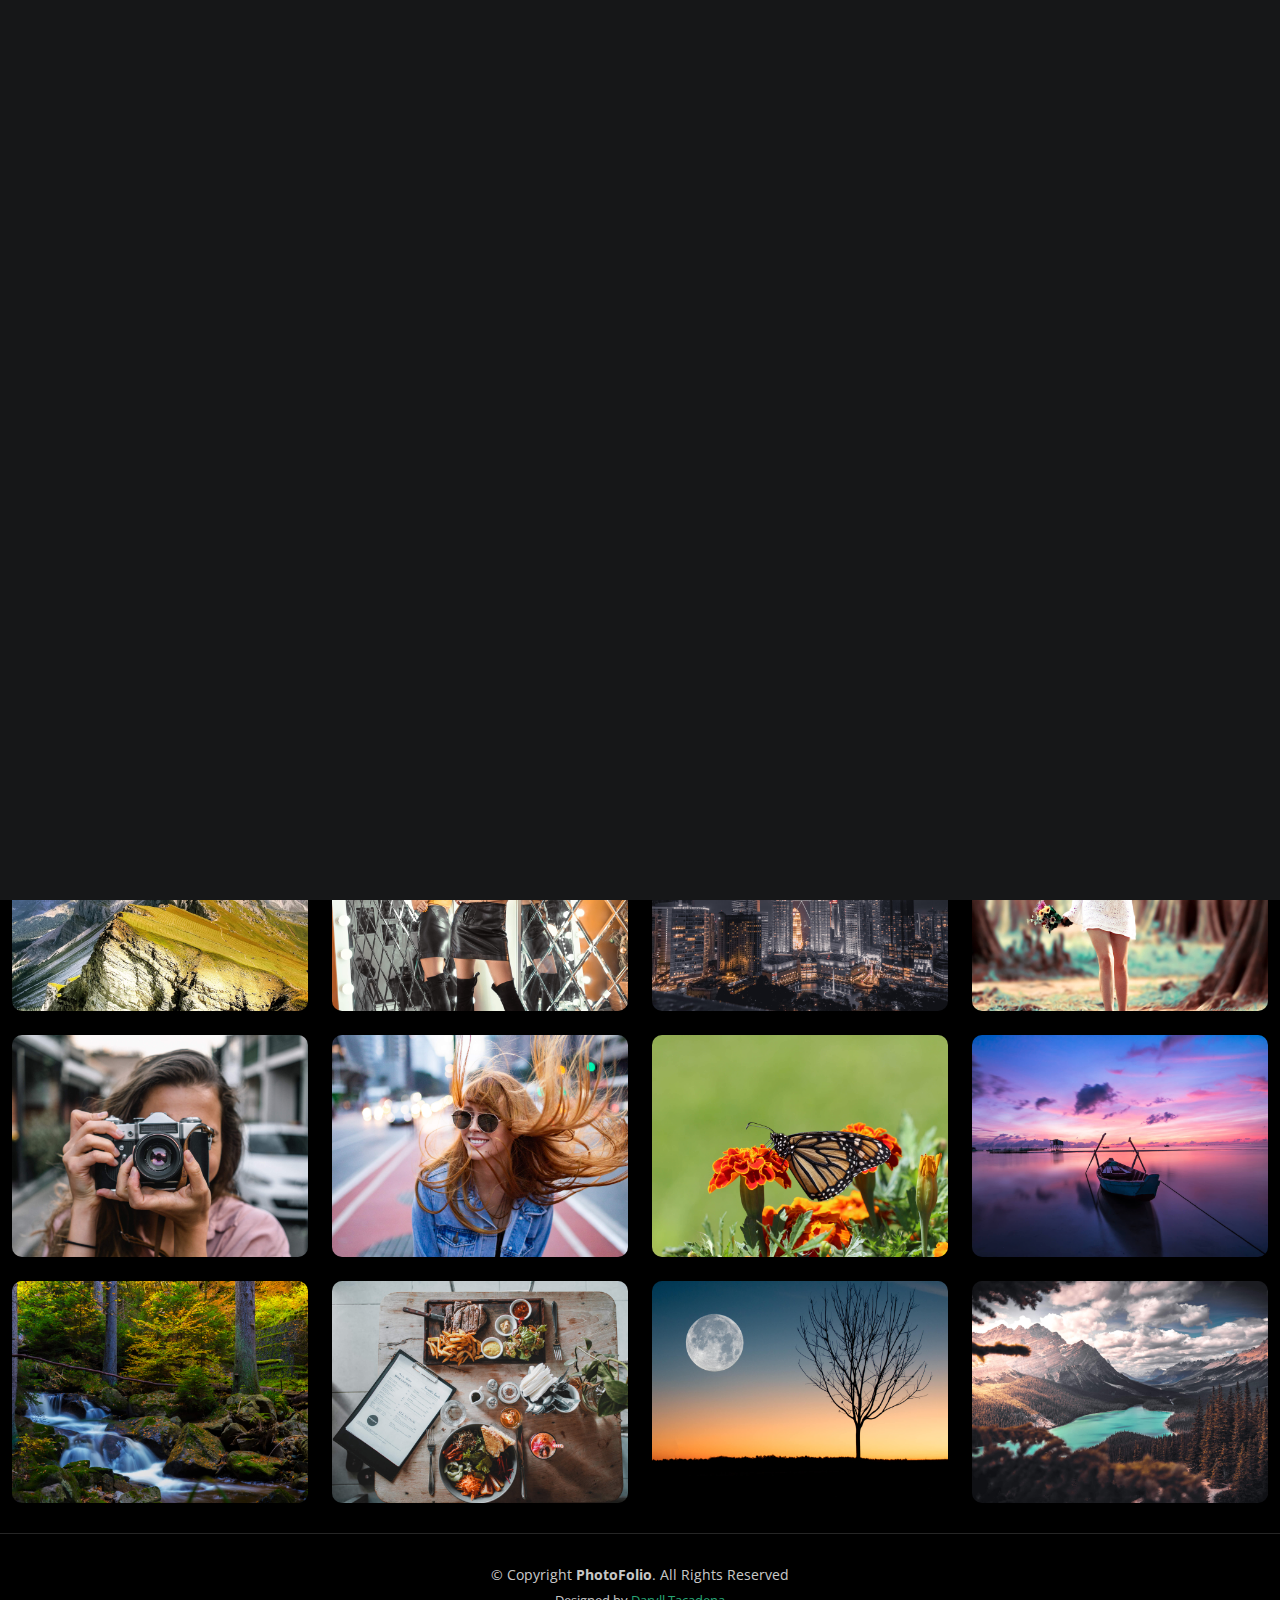
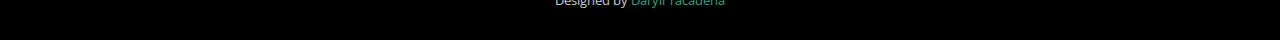
<file: index.html>
<!DOCTYPE html>
<html lang="en">

<head>
  <meta charset="utf-8">
  <meta content="width=device-width, initial-scale=1.0" name="viewport">

  <title>PhotoFolio</title>
  <meta content="" name="description">
  <meta content="" name="keywords">

  
  <link href="assets/img/favicon.png" rel="icon">
  <link href="assets/img/apple-touch-icon.png" rel="apple-touch-icon">

  
  <link rel="preconnect" href="https://fonts.googleapis.com">
  <link rel="preconnect" href="https://fonts.gstatic.com" crossorigin>
  <link href="https://fonts.googleapis.com/css2?family=Open+Sans:ital,wght@0,300;0,400;0,500;0,600;0,700;1,300;1,400;1,600;1,700&family=Inter:ital,wght@0,300;0,400;0,500;0,600;0,700;1,300;1,400;1,500;1,600;1,700&family=Cardo:ital,wght@0,400;0,700;1,400&display=swap" rel="stylesheet">

  
  <link href="assets/vendor/bootstrap/css/bootstrap.min.css" rel="stylesheet">
  <link href="assets/vendor/bootstrap-icons/bootstrap-icons.css" rel="stylesheet">
  <link href="assets/vendor/swiper/swiper-bundle.min.css" rel="stylesheet">
  <link href="assets/vendor/glightbox/css/glightbox.min.css" rel="stylesheet">
  <link href="assets/vendor/aos/aos.css" rel="stylesheet">

  
  <link href="assets/css/main.css" rel="stylesheet">

  
</head>

<body>

  
  <header id="header" class="header d-flex align-items-center fixed-top">
    <div class="container-fluid d-flex align-items-center justify-content-between">

      <a href="index.html" class="logo d-flex align-items-center  me-auto me-lg-0">
        
        <i class="bi bi-camera"></i>
        <h1>Daryll Tacadena</h1>
      </a>

      <nav id="navbar" class="navbar">
        <ul>
          <li class="active"><a href="index.html">Home</a></li>
          <li><a href="about.html">About</a></li>
          <li><a href="gallery.html">Gallery</a></li>
            <ul>
              <li class="dropdown"><a href="#"><span>More</span> <i class="bi bi-chevron-down dropdown-indicator"></i></a>
                <ul>
                  <li><a href="services.html">Services</a></li>
                  <li><a href="contact.html">Contact</a></li>
                </ul>
              </li>
            </ul>
          </li>
        </ul>
      </nav>

      <div class="header-social-links">
        <a href="https://www.facebook.com/daryll.sucuano?mibextid=ZbWKwL" class="facebook"><i class="bi bi-facebook"></i></a>
      </div>
      <i class="mobile-nav-toggle mobile-nav-show bi bi-list"></i>
      <i class="mobile-nav-toggle mobile-nav-hide d-none bi bi-x"></i>

    </div>
  </header>

  
  <section id="hero" class="hero d-flex flex-column justify-content-center align-items-center" data-aos="fade" data-aos-delay="1500">
    <div class="container">
      <div class="row justify-content-center">
        <div class="col-lg-6 text-center">
          <h2>I'm <span>Daryll Tacadena</span> a Professional Photographer from Philippines</h2>
          <p>I'm here to provide information, insights, and assistance related to photography or any other topics you'd like to explore. Feel free to ask me anything, and I'll do my best to assist you.</p>
          <a href="contact.html" class="btn-get-started">Available for hire</a>
        </div>
      </div>
    </div>
  </section>

  <main id="main" data-aos="fade" data-aos-delay="1500">

    
    <section id="gallery" class="gallery">
      <div class="container-fluid">

        <div class="row gy-4 justify-content-center">
          <div class="col-xl-3 col-lg-4 col-md-6">
            <div class="gallery-item h-100">
              <img src="assets/img/gallery/gallery-1.jpg" class="img-fluid" alt="">
              <div class="gallery-links d-flex align-items-center justify-content-center">
                <a href="assets/img/gallery/gallery-1.jpg" title="Gallery 1" class="glightbox preview-link"><i class="bi bi-arrows-angle-expand"></i></a>
                <a href="gallery-single.html" class="details-link"><i class="bi bi-link-45deg"></i></a>
              </div>
            </div>
          </div>
          <div class="col-xl-3 col-lg-4 col-md-6">
            <div class="gallery-item h-100">
              <img src="assets/img/gallery/gallery-2.jpg" class="img-fluid" alt="">
              <div class="gallery-links d-flex align-items-center justify-content-center">
                <a href="assets/img/gallery/gallery-2.jpg" title="Gallery 2" class="glightbox preview-link"><i class="bi bi-arrows-angle-expand"></i></a>
                <a href="gallery-single.html" class="details-link"><i class="bi bi-link-45deg"></i></a>
              </div>
            </div>
          </div>
          <div class="col-xl-3 col-lg-4 col-md-6">
            <div class="gallery-item h-100">
              <img src="assets/img/gallery/gallery-3.jpg" class="img-fluid" alt="">
              <div class="gallery-links d-flex align-items-center justify-content-center">
                <a href="assets/img/gallery/gallery-3.jpg" title="Gallery 3" class="glightbox preview-link"><i class="bi bi-arrows-angle-expand"></i></a>
                <a href="gallery-single.html" class="details-link"><i class="bi bi-link-45deg"></i></a>
              </div>
            </div>
          </div>
          <div class="col-xl-3 col-lg-4 col-md-6">
            <div class="gallery-item h-100">
              <img src="assets/img/gallery/gallery-4.jpg" class="img-fluid" alt="">
              <div class="gallery-links d-flex align-items-center justify-content-center">
                <a href="assets/img/gallery/gallery-4.jpg" title="Gallery 4" class="glightbox preview-link"><i class="bi bi-arrows-angle-expand"></i></a>
                <a href="gallery-single.html" class="details-link"><i class="bi bi-link-45deg"></i></a>
              </div>
            </div>
          </div>
          <div class="col-xl-3 col-lg-4 col-md-6">
            <div class="gallery-item h-100">
              <img src="assets/img/gallery/gallery-5.jpg" class="img-fluid" alt="">
              <div class="gallery-links d-flex align-items-center justify-content-center">
                <a href="assets/img/gallery/gallery-5.jpg" title="Gallery 5" class="glightbox preview-link"><i class="bi bi-arrows-angle-expand"></i></a>
                <a href="gallery-single.html" class="details-link"><i class="bi bi-link-45deg"></i></a>
              </div>
            </div>
          </div>
          <div class="col-xl-3 col-lg-4 col-md-6">
            <div class="gallery-item h-100">
              <img src="assets/img/gallery/gallery-6.jpg" class="img-fluid" alt="">
              <div class="gallery-links d-flex align-items-center justify-content-center">
                <a href="assets/img/gallery/gallery-6.jpg" title="Gallery 6" class="glightbox preview-link"><i class="bi bi-arrows-angle-expand"></i></a>
                <a href="gallery-single.html" class="details-link"><i class="bi bi-link-45deg"></i></a>
              </div>
            </div>
          </div>
          <div class="col-xl-3 col-lg-4 col-md-6">
            <div class="gallery-item h-100">
              <img src="assets/img/gallery/gallery-7.jpg" class="img-fluid" alt="">
              <div class="gallery-links d-flex align-items-center justify-content-center">
                <a href="assets/img/gallery/gallery-7.jpg" title="Gallery 7" class="glightbox preview-link"><i class="bi bi-arrows-angle-expand"></i></a>
                <a href="gallery-single.html" class="details-link"><i class="bi bi-link-45deg"></i></a>
              </div>
            </div>
          </div>
          <div class="col-xl-3 col-lg-4 col-md-6">
            <div class="gallery-item h-100">
              <img src="assets/img/gallery/gallery-8.jpg" class="img-fluid" alt="">
              <div class="gallery-links d-flex align-items-center justify-content-center">
                <a href="assets/img/gallery/gallery-8.jpg" title="Gallery 8" class="glightbox preview-link"><i class="bi bi-arrows-angle-expand"></i></a>
                <a href="gallery-single.html" class="details-link"><i class="bi bi-link-45deg"></i></a>
              </div>
            </div>
          </div>
          <div class="col-xl-3 col-lg-4 col-md-6">
            <div class="gallery-item h-100">
              <img src="assets/img/gallery/gallery-9.jpg" class="img-fluid" alt="">
              <div class="gallery-links d-flex align-items-center justify-content-center">
                <a href="assets/img/gallery/gallery-9.jpg" title="Gallery 9" class="glightbox preview-link"><i class="bi bi-arrows-angle-expand"></i></a>
                <a href="gallery-single.html" class="details-link"><i class="bi bi-link-45deg"></i></a>
              </div>
            </div>
          </div>
          <div class="col-xl-3 col-lg-4 col-md-6">
            <div class="gallery-item h-100">
              <img src="assets/img/gallery/gallery-10.jpg" class="img-fluid" alt="">
              <div class="gallery-links d-flex align-items-center justify-content-center">
                <a href="assets/img/gallery/gallery-10.jpg" title="Gallery 10" class="glightbox preview-link"><i class="bi bi-arrows-angle-expand"></i></a>
                <a href="gallery-single.html" class="details-link"><i class="bi bi-link-45deg"></i></a>
              </div>
            </div>
          </div>
          <div class="col-xl-3 col-lg-4 col-md-6">
            <div class="gallery-item h-100">
              <img src="assets/img/gallery/gallery-11.jpg" class="img-fluid" alt="">
              <div class="gallery-links d-flex align-items-center justify-content-center">
                <a href="assets/img/gallery/gallery-11.jpg" title="Gallery 11" class="glightbox preview-link"><i class="bi bi-arrows-angle-expand"></i></a>
                <a href="gallery-single.html" class="details-link"><i class="bi bi-link-45deg"></i></a>
              </div>
            </div>
          </div>
          <div class="col-xl-3 col-lg-4 col-md-6">
            <div class="gallery-item h-100">
              <img src="assets/img/gallery/gallery-12.jpg" class="img-fluid" alt="">
              <div class="gallery-links d-flex align-items-center justify-content-center">
                <a href="assets/img/gallery/gallery-12.jpg" title="Gallery 12" class="glightbox preview-link"><i class="bi bi-arrows-angle-expand"></i></a>
                <a href="gallery-single.html" class="details-link"><i class="bi bi-link-45deg"></i></a>
              </div>
            </div>
          </div>
          <div class="col-xl-3 col-lg-4 col-md-6">
            <div class="gallery-item h-100">
              <img src="assets/img/gallery/gallery-13.jpg" class="img-fluid" alt="">
              <div class="gallery-links d-flex align-items-center justify-content-center">
                <a href="assets/img/gallery/gallery-13.jpg" title="Gallery 13" class="glightbox preview-link"><i class="bi bi-arrows-angle-expand"></i></a>
                <a href="gallery-single.html" class="details-link"><i class="bi bi-link-45deg"></i></a>
              </div>
            </div>
          </div>
          <div class="col-xl-3 col-lg-4 col-md-6">
            <div class="gallery-item h-100">
              <img src="assets/img/gallery/gallery-14.jpg" class="img-fluid" alt="">
              <div class="gallery-links d-flex align-items-center justify-content-center">
                <a href="assets/img/gallery/gallery-14.jpg" title="Gallery 14" class="glightbox preview-link"><i class="bi bi-arrows-angle-expand"></i></a>
                <a href="gallery-single.html" class="details-link"><i class="bi bi-link-45deg"></i></a>
              </div>
            </div>
          </div>
          <div class="col-xl-3 col-lg-4 col-md-6">
            <div class="gallery-item h-100">
              <img src="assets/img/gallery/gallery-15.jpg" class="img-fluid" alt="">
              <div class="gallery-links d-flex align-items-center justify-content-center">
                <a href="assets/img/gallery/gallery-15.jpg" title="Gallery 15" class="glightbox preview-link"><i class="bi bi-arrows-angle-expand"></i></a>
                <a href="gallery-single.html" class="details-link"><i class="bi bi-link-45deg"></i></a>
              </div>
            </div>
          </div>
          <div class="col-xl-3 col-lg-4 col-md-6">
            <div class="gallery-item h-100">
              <img src="assets/img/gallery/gallery-16.jpg" class="img-fluid" alt="">
              <div class="gallery-links d-flex align-items-center justify-content-center">
                <a href="assets/img/gallery/gallery-16.jpg" title="Gallery 16" class="glightbox preview-link"><i class="bi bi-arrows-angle-expand"></i></a>
                <a href="gallery-single.html" class="details-link"><i class="bi bi-link-45deg"></i></a>
              </div>
            </div>
          </div>

        </div>

      </div>
    </section>

  </main>

  
  <footer id="footer" class="footer">
    <div class="container">
      <div class="copyright">
        &copy; Copyright <strong><span>PhotoFolio</span></strong>. All Rights Reserved
      </div>
      <div class="credits">
        
        Designed by <a href="https://www.facebook.com/daryll.sucuano?mibextid=ZbWKwL">Daryll Tacadena</a>
      </div>
    </div>
  </footer>

  <a href="#" class="scroll-top d-flex align-items-center justify-content-center"><i class="bi bi-arrow-up-short"></i></a>

  <div id="preloader">
    <div class="line"></div>
  </div>

  
  <script src="assets/vendor/bootstrap/js/bootstrap.bundle.min.js"></script>
  <script src="assets/vendor/swiper/swiper-bundle.min.js"></script>
  <script src="assets/vendor/glightbox/js/glightbox.min.js"></script>
  <script src="assets/vendor/aos/aos.js"></script>
  <script src="assets/vendor/php-email-form/validate.js"></script>

  
  <script src="assets/js/main.js"></script>

</body>

</html>
</file>
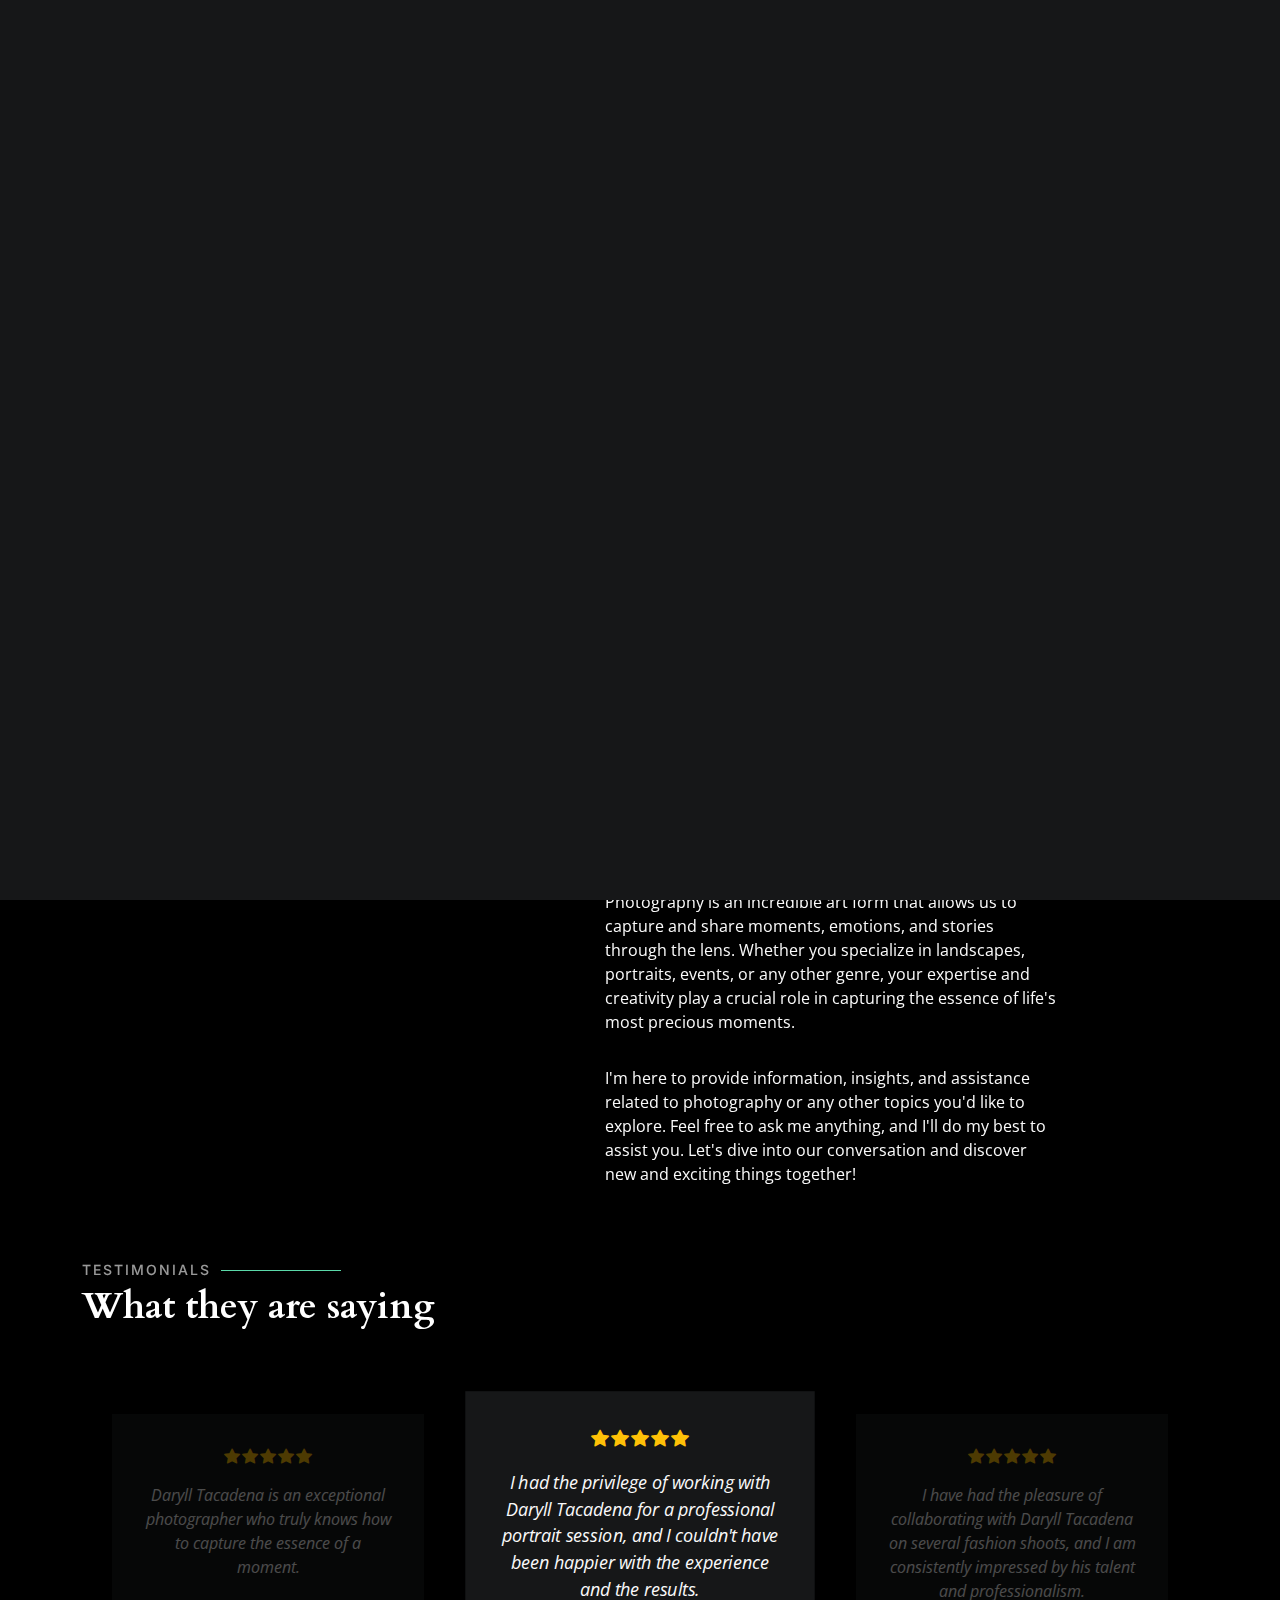
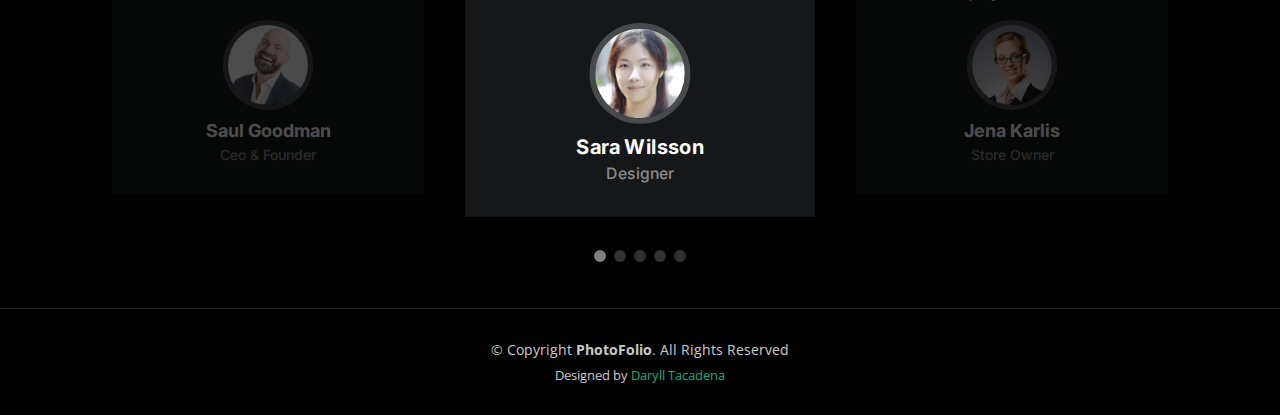
<file: about.html>
<!DOCTYPE html>
<html lang="en">

<head>
  <meta charset="utf-8">
  <meta content="width=device-width, initial-scale=1.0" name="viewport">

  <title>PhotoFolio</title>
  <meta content="" name="description">
  <meta content="" name="keywords">

  
  <link href="assets/img/favicon.png" rel="icon">
  <link href="assets/img/apple-touch-icon.png" rel="apple-touch-icon">

  
  <link rel="preconnect" href="https://fonts.googleapis.com">
  <link rel="preconnect" href="https://fonts.gstatic.com" crossorigin>
  <link href="https://fonts.googleapis.com/css2?family=Open+Sans:ital,wght@0,300;0,400;0,500;0,600;0,700;1,300;1,400;1,600;1,700&family=Inter:ital,wght@0,300;0,400;0,500;0,600;0,700;1,300;1,400;1,500;1,600;1,700&family=Cardo:ital,wght@0,400;0,700;1,400&display=swap" rel="stylesheet">

  
  <link href="assets/vendor/bootstrap/css/bootstrap.min.css" rel="stylesheet">
  <link href="assets/vendor/bootstrap-icons/bootstrap-icons.css" rel="stylesheet">
  <link href="assets/vendor/swiper/swiper-bundle.min.css" rel="stylesheet">
  <link href="assets/vendor/glightbox/css/glightbox.min.css" rel="stylesheet">
  <link href="assets/vendor/aos/aos.css" rel="stylesheet">

  
  <link href="assets/css/main.css" rel="stylesheet">

  
</head>

<body>

  
  <header id="header" class="header d-flex align-items-center fixed-top">
    <div class="container-fluid d-flex align-items-center justify-content-between">

      <a href="index.html" class="logo d-flex align-items-center  me-auto me-lg-0">
        
        <i class="bi bi-camera"></i>
        <h1>Daryll Tacadena</h1>
      </a>

      <nav id="navbar" class="navbar">
        <ul>
          <li><a href="index.html">Home</a></li>
          <li class="active"><a href="about.html">About</a></li>
          <li><a href="gallery.html">Gallery</a></li>
            <ul>
              <li class="dropdown"><a href="#"><span>More</span> <i class="bi bi-chevron-down dropdown-indicator"></i></a>
                <ul>
                  <li><a href="services.html">Services</a></li>
                  <li><a href="contact.html">Contact</a></li>
                </ul>
              </li>
            </ul>
          </li>
        </ul>
      </nav>

      <div class="header-social-links">
        <a href="https://www.facebook.com/daryll.sucuano?mibextid=ZbWKwL" class="facebook"><i class="bi bi-facebook"></i></a>
      </div>
      <i class="mobile-nav-toggle mobile-nav-show bi bi-list"></i>
      <i class="mobile-nav-toggle mobile-nav-hide d-none bi bi-x"></i>

    </div>
  </header>

  <main id="main" data-aos="fade" data-aos-delay="1500">

    
    <div class="page-header d-flex align-items-center">
      <div class="container position-relative">
        <div class="row d-flex justify-content-center">
          <div class="col-lg-6 text-center">
            <h2>About</h2>
            <p>It's a pleasure to meet you, Daryll Tacadena, a Professional Photographer from the beautiful country of the Philippines. Photography is an incredible art form that allows us to capture and share moments, emotions, and stories through the lens. Whether you specialize in landscapes, portraits, events, or any other genre, your expertise and creativity play a crucial role in capturing the essence of life's most precious moments.</p>

            <a class="cta-btn" href="contact.html">Available for hire</a>

          </div>
        </div>
      </div>
    </div>

    
    <section id="about" class="about">
      <div class="container">

        <div class="row gy-4 justify-content-center">
          <div class="col-lg-4">
            <img src="daryll.jpeg" class="img-fluid" alt="">
          </div>
          <div class="col-lg-5 content">
            <h2>Professional Photographer from Philippines</h2>
            <p class="fst-italic py-3">
              I'm here to provide information, insights, and assistance related to photography or any other topics you'd like to explore. Feel free to ask me anything, and I'll do my best to assist you.
            </p>
            <div class="row">
              <div class="col-lg-6">
                <ul>
                  <li><i class="bi bi-chevron-right"></i> <strong>Birthday:</strong> <span>April 21, 2002</span></li>
                  <li><i class="bi bi-chevron-right"></i> <strong>Phone:</strong> <span>0991 799 8729</span></li>
                  <li><i class="bi bi-chevron-right"></i> <strong>City:</strong> <span>Binalonan, Philippines</span></li>
                </ul>
              </div>
              <div class="col-lg-6">
                <ul>
                  <li><i class="bi bi-chevron-right"></i> <strong>Age:</strong> <span>21</span></li>
                  <li><i class="bi bi-chevron-right"></i> <strong>Degree:</strong> <span>Master</span></li>
                  <li><i class="bi bi-chevron-right"></i> <strong>Email:</strong> <span>daryllsucuano@gmail.com</span></li>
                </ul>
              </div>
            </div>
            <p class="py-3">
              It's a pleasure to meet you, Daryll Tacadena, a Professional Photographer from the beautiful country of the Philippines. Photography is an incredible art form that allows us to capture and share moments, emotions, and stories through the lens. Whether you specialize in landscapes, portraits, events, or any other genre, your expertise and creativity play a crucial role in capturing the essence of life's most precious moments.

            </p>
            <p class="m-0">
             I'm here to provide information, insights, and assistance related to photography or any other topics you'd like to explore. Feel free to ask me anything, and I'll do my best to assist you. Let's dive into our conversation and discover new and exciting things together!
            </p>
          </div>
        </div>

      </div>
    </section>

    
    <section id="testimonials" class="testimonials">
      <div class="container">

        <div class="section-header">
          <h2>Testimonials</h2>
          <p>What they are saying</p>
        </div>

        <div class="slides-3 swiper">
          <div class="swiper-wrapper">

            <div class="swiper-slide">
              <div class="testimonial-item">
                <div class="stars">
                  <i class="bi bi-star-fill"></i><i class="bi bi-star-fill"></i><i class="bi bi-star-fill"></i><i class="bi bi-star-fill"></i><i class="bi bi-star-fill"></i>
                </div>
                <p>
                  Daryll Tacadena is an exceptional photographer who truly knows how to capture the essence of a moment.
                </p>
                <div class="profile mt-auto">
                  <img src="assets/img/testimonials/testimonials-1.jpg" class="testimonial-img" alt="">
                  <h3>Saul Goodman</h3>
                  <h4>Ceo &amp; Founder</h4>
                </div>
              </div>
            </div>

            <div class="swiper-slide">
              <div class="testimonial-item">
                <div class="stars">
                  <i class="bi bi-star-fill"></i><i class="bi bi-star-fill"></i><i class="bi bi-star-fill"></i><i class="bi bi-star-fill"></i><i class="bi bi-star-fill"></i>
                </div>
                <p>
                  I had the privilege of working with Daryll Tacadena for a professional portrait session, and I couldn't have been happier with the experience and the results. 
                </p>
                <div class="profile mt-auto">
                  <img src="assets/img/testimonials/testimonials-2.jpg" class="testimonial-img" alt="">
                  <h3>Sara Wilsson</h3>
                  <h4>Designer</h4>
                </div>
              </div>
            </div>

            <div class="swiper-slide">
              <div class="testimonial-item">
                <div class="stars">
                  <i class="bi bi-star-fill"></i><i class="bi bi-star-fill"></i><i class="bi bi-star-fill"></i><i class="bi bi-star-fill"></i><i class="bi bi-star-fill"></i>
                </div>
                <p>
                  I have had the pleasure of collaborating with Daryll Tacadena on several fashion shoots, and I am consistently impressed by his talent and professionalism.
                </p>
                <div class="profile mt-auto">
                  <img src="assets/img/testimonials/testimonials-3.jpg" class="testimonial-img" alt="">
                  <h3>Jena Karlis</h3>
                  <h4>Store Owner</h4>
                </div>
              </div>
            </div>

            <div class="swiper-slide">
              <div class="testimonial-item">
                <div class="stars">
                  <i class="bi bi-star-fill"></i><i class="bi bi-star-fill"></i><i class="bi bi-star-fill"></i><i class="bi bi-star-fill"></i><i class="bi bi-star-fill"></i>
                </div>
                <p>
                  Daryll Tacadena is an extraordinary photographer whose work never fails to amaze me.
                </p>
                <div class="profile mt-auto">
                  <img src="assets/img/testimonials/testimonials-4.jpg" class="testimonial-img" alt="">
                  <h3>Matt Brandon</h3>
                  <h4>Freelancer</h4>
                </div>
              </div>
            </div>

            <div class="swiper-slide">
              <div class="testimonial-item">
                <div class="stars">
                  <i class="bi bi-star-fill"></i><i class="bi bi-star-fill"></i><i class="bi bi-star-fill"></i><i class="bi bi-star-fill"></i><i class="bi bi-star-fill"></i>
                </div>
                <p>
                  His attention to detail, creativity, and ability to make us feel comfortable in front of the camera were remarkable.
                </p>
                <div class="profile mt-auto">
                  <img src="assets/img/testimonials/testimonials-5.jpg" class="testimonial-img" alt="">
                  <h3>John Larson</h3>
                  <h4>Entrepreneur</h4>
                </div>
              </div>
            </div>

          </div>
          <div class="swiper-pagination"></div>
        </div>

      </div>
    </section>

  </main>

  
  <footer id="footer" class="footer">
    <div class="container">
      <div class="copyright">
        &copy; Copyright <strong><span>PhotoFolio</span></strong>. All Rights Reserved
      </div>
      <div class="credits">
        
        Designed by <a href="https://www.facebook.com/daryll.sucuano?mibextid=ZbWKwL">Daryll Tacadena</a>
      </div>
    </div>
  </footer>

  <a href="#" class="scroll-top d-flex align-items-center justify-content-center"><i class="bi bi-arrow-up-short"></i></a>

  <div id="preloader">
    <div class="line"></div>
  </div>

  
  <script src="assets/vendor/bootstrap/js/bootstrap.bundle.min.js"></script>
  <script src="assets/vendor/swiper/swiper-bundle.min.js"></script>
  <script src="assets/vendor/glightbox/js/glightbox.min.js"></script>
  <script src="assets/vendor/aos/aos.js"></script>
  <script src="assets/vendor/php-email-form/validate.js"></script>

  
  <script src="assets/js/main.js"></script>

</body>

</html>
</file>
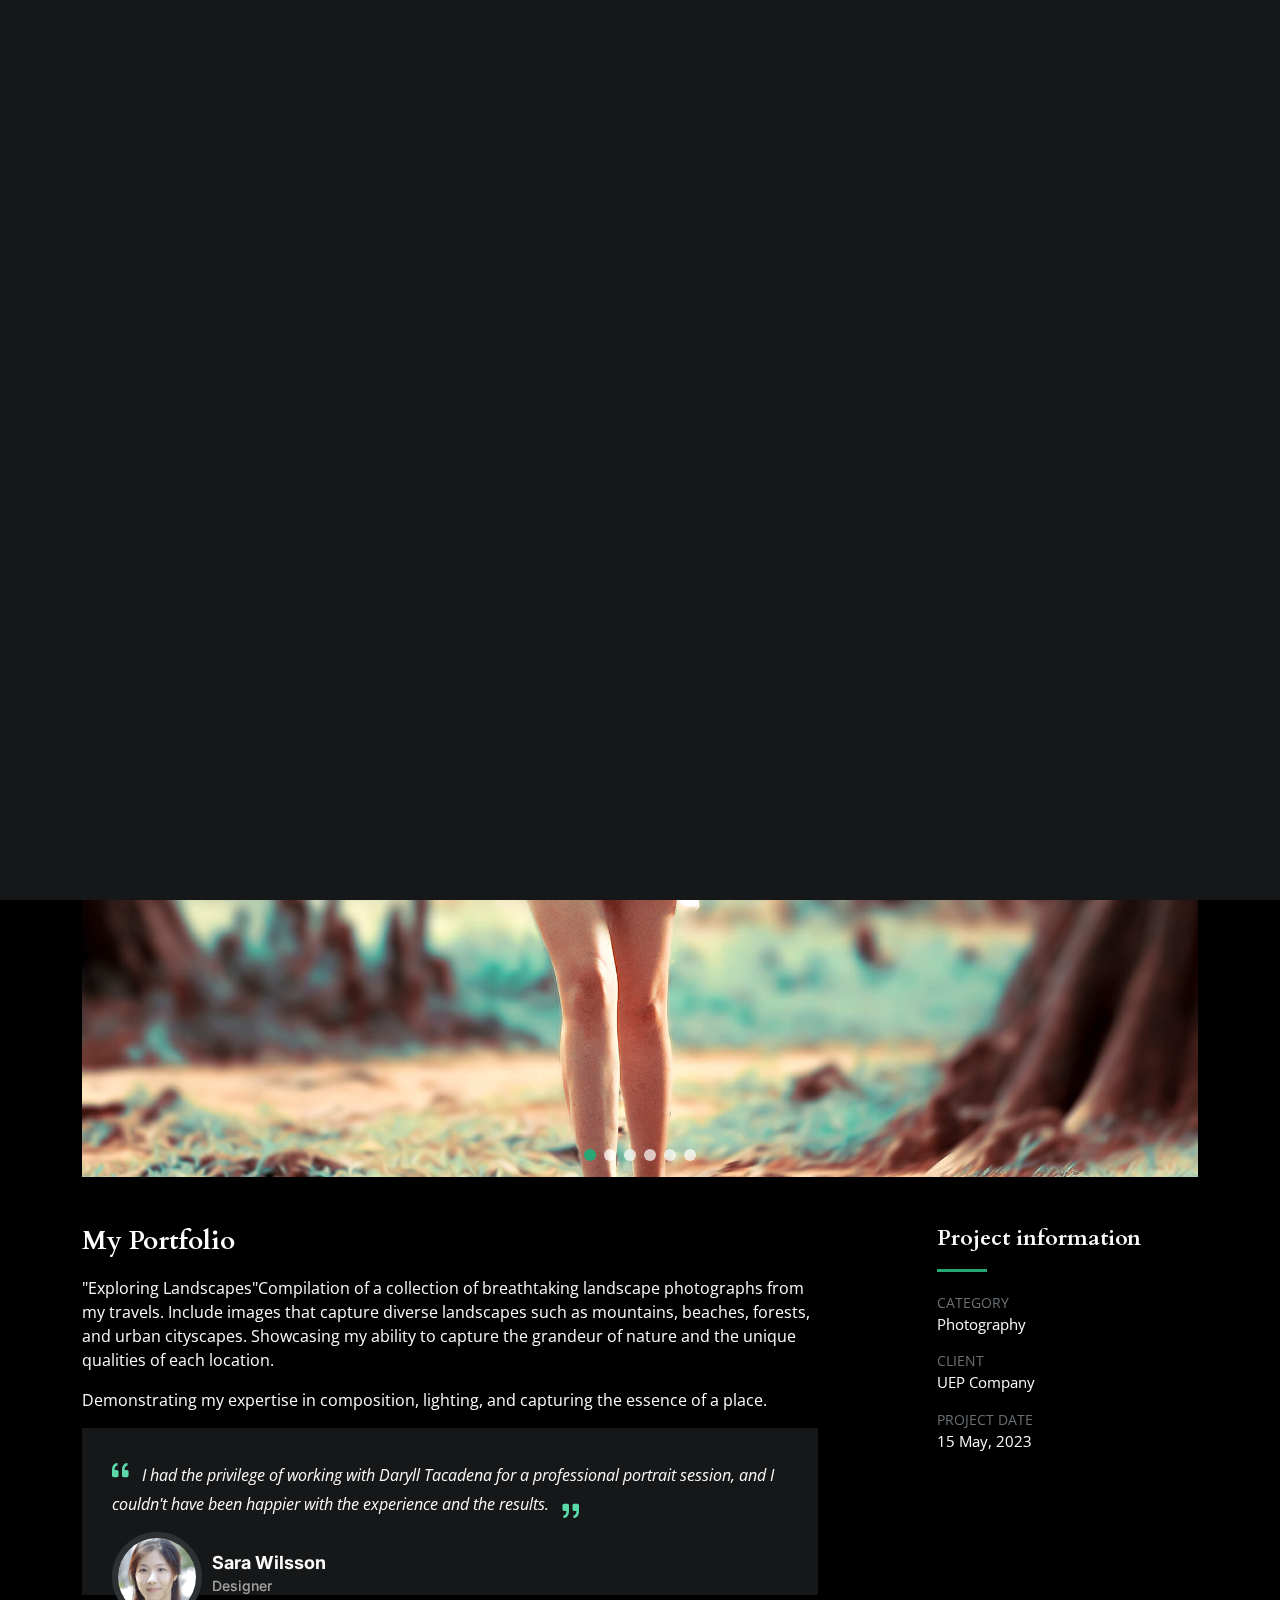
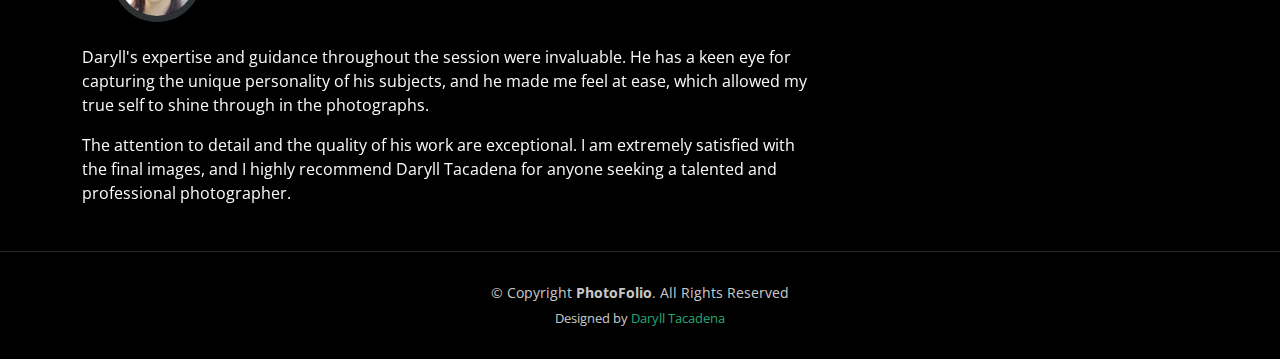
<file: gallery-single.html>
<!DOCTYPE html>
<html lang="en">

<head>
  <meta charset="utf-8">
  <meta content="width=device-width, initial-scale=1.0" name="viewport">

  <title>PhotoFolio</title>
  <meta content="" name="description">
  <meta content="" name="keywords">

  
  <link href="assets/img/favicon.png" rel="icon">
  <link href="assets/img/apple-touch-icon.png" rel="apple-touch-icon">

  
  <link rel="preconnect" href="https://fonts.googleapis.com">
  <link rel="preconnect" href="https://fonts.gstatic.com" crossorigin>
  <link href="https://fonts.googleapis.com/css2?family=Open+Sans:ital,wght@0,300;0,400;0,500;0,600;0,700;1,300;1,400;1,600;1,700&family=Inter:ital,wght@0,300;0,400;0,500;0,600;0,700;1,300;1,400;1,500;1,600;1,700&family=Cardo:ital,wght@0,400;0,700;1,400&display=swap" rel="stylesheet">

  
  <link href="assets/vendor/bootstrap/css/bootstrap.min.css" rel="stylesheet">
  <link href="assets/vendor/bootstrap-icons/bootstrap-icons.css" rel="stylesheet">
  <link href="assets/vendor/swiper/swiper-bundle.min.css" rel="stylesheet">
  <link href="assets/vendor/glightbox/css/glightbox.min.css" rel="stylesheet">
  <link href="assets/vendor/aos/aos.css" rel="stylesheet">

  
  <link href="assets/css/main.css" rel="stylesheet">

  
</head>

<body>

  
  <header id="header" class="header d-flex align-items-center fixed-top">
    <div class="container-fluid d-flex align-items-center justify-content-between">

      <a href="index.html" class="logo d-flex align-items-center  me-auto me-lg-0">
        
        <i class="bi bi-camera"></i>
        <h1>Daryll Tacadena</h1>
      </a>

      <nav id="navbar" class="navbar">
        <ul>
          <li><a href="index.html">Home</a></li>
          <li><a href="about.html">About</a></li>
          <li><a href="gallery.html">Gallery</a></li>
            <ul>
              <li class="dropdown"><a href="#"><span>More</span> <i class="bi bi-chevron-down dropdown-indicator"></i></a>
                <ul>
                  <li><a href="services.html">Services</a></li>
                  <li><a href="contact.html">Contact</a></li>
                </ul>
              </li>
            </ul>
          </li>
        </ul>
      </nav>

      <div class="header-social-links">
        <a href="https://www.facebook.com/daryll.sucuano?mibextid=ZbWKwL" class="facebook"><i class="bi bi-facebook"></i></a>
      </div>
      <i class="mobile-nav-toggle mobile-nav-show bi bi-list"></i>
      <i class="mobile-nav-toggle mobile-nav-hide d-none bi bi-x"></i>

    </div>
  </header>

  <main id="main" data-aos="fade" data-aos-delay="1500">

    
    <div class="page-header d-flex align-items-center">
      <div class="container position-relative">
        <div class="row d-flex justify-content-center">
          <div class="col-lg-6 text-center">
            <h2>Gallery Single</h2>
            <p>Here are some of my captured images.</p>

            <a class="cta-btn" href="contact.html">Available for hire</a>

          </div>
        </div>
      </div>
    </div>

    
    <section id="gallery-single" class="gallery-single">
      <div class="container">

        <div class="position-relative h-100">
          <div class="slides-1 portfolio-details-slider swiper">
            <div class="swiper-wrapper align-items-center">

              <div class="swiper-slide">
                <img src="assets/img/gallery/gallery-8.jpg" alt="">
              </div>
              <div class="swiper-slide">
                <img src="assets/img/gallery/gallery-9.jpg" alt="">
              </div>
              <div class="swiper-slide">
                <img src="assets/img/gallery/gallery-10.jpg" alt="">
              </div>
              <div class="swiper-slide">
                <img src="assets/img/gallery/gallery-11.jpg" alt="">
              </div>
              <div class="swiper-slide">
                <img src="assets/img/gallery/gallery-12.jpg" alt="">
              </div>
              <div class="swiper-slide">
                <img src="assets/img/gallery/gallery-13.jpg" alt="">
              </div>

            </div>
            <div class="swiper-pagination"></div>
          </div>
          <div class="swiper-button-prev"></div>
          <div class="swiper-button-next"></div>

        </div>

        <div class="row justify-content-between gy-4 mt-4">

          <div class="col-lg-8">
            <div class="portfolio-description">
              <h2>My Portfolio</h2>
              <p>
                "Exploring Landscapes"Compilation of a collection of breathtaking landscape photographs from my travels. Include images that capture diverse landscapes such as mountains, beaches, forests, and urban cityscapes. Showcasing my ability to capture the grandeur of nature and the unique qualities of each location.
              </p>
              <p>
                Demonstrating my expertise in composition, lighting, and capturing the essence of a place.
              </p>

              <div class="testimonial-item">
                <p>
                  <i class="bi bi-quote quote-icon-left"></i>
                  I had the privilege of working with Daryll Tacadena for a professional portrait session, and I couldn't have been happier with the experience and the results.
                  <i class="bi bi-quote quote-icon-right"></i>
                </p>
                <div>
                  <img src="assets/img/testimonials/testimonials-2.jpg" class="testimonial-img" alt="">
                  <h3>Sara Wilsson</h3>
                  <h4>Designer</h4>
                </div>
              </div>

              <p>
                Daryll's expertise and guidance throughout the session were invaluable. He has a keen eye for capturing the unique personality of his subjects, and he made me feel at ease, which allowed my true self to shine through in the photographs.

              <p>
                The attention to detail and the quality of his work are exceptional. I am extremely satisfied with the final images, and I highly recommend Daryll Tacadena for anyone seeking a talented and professional photographer.
              </p>

            </div>
          </div>

          <div class="col-lg-3">
            <div class="portfolio-info">
              <h3>Project information</h3>
              <ul>
                <li><strong>Category</strong> <span>Photography</span></li>
                <li><strong>Client</strong> <span>UEP Company</span></li>
                <li><strong>Project date</strong> <span>15 May, 2023</span></li>
              </ul>
            </div>
          </div>

        </div>

      </div>
    </section>

  </main>

  
  <footer id="footer" class="footer">
    <div class="container">
      <div class="copyright">
        &copy; Copyright <strong><span>PhotoFolio</span></strong>. All Rights Reserved
      </div>
      <div class="credits">
        
        Designed by <a href="https://www.facebook.com/daryll.sucuano?mibextid=ZbWKwL">Daryll Tacadena</a>
      </div>
    </div>
  </footer>

  <a href="#" class="scroll-top d-flex align-items-center justify-content-center"><i class="bi bi-arrow-up-short"></i></a>

  <div id="preloader">
    <div class="line"></div>
  </div>

  
  <script src="assets/vendor/bootstrap/js/bootstrap.bundle.min.js"></script>
  <script src="assets/vendor/swiper/swiper-bundle.min.js"></script>
  <script src="assets/vendor/glightbox/js/glightbox.min.js"></script>
  <script src="assets/vendor/aos/aos.js"></script>
  <script src="assets/vendor/php-email-form/validate.js"></script>

  
  <script src="assets/js/main.js"></script>

</body>

</html>
</file>
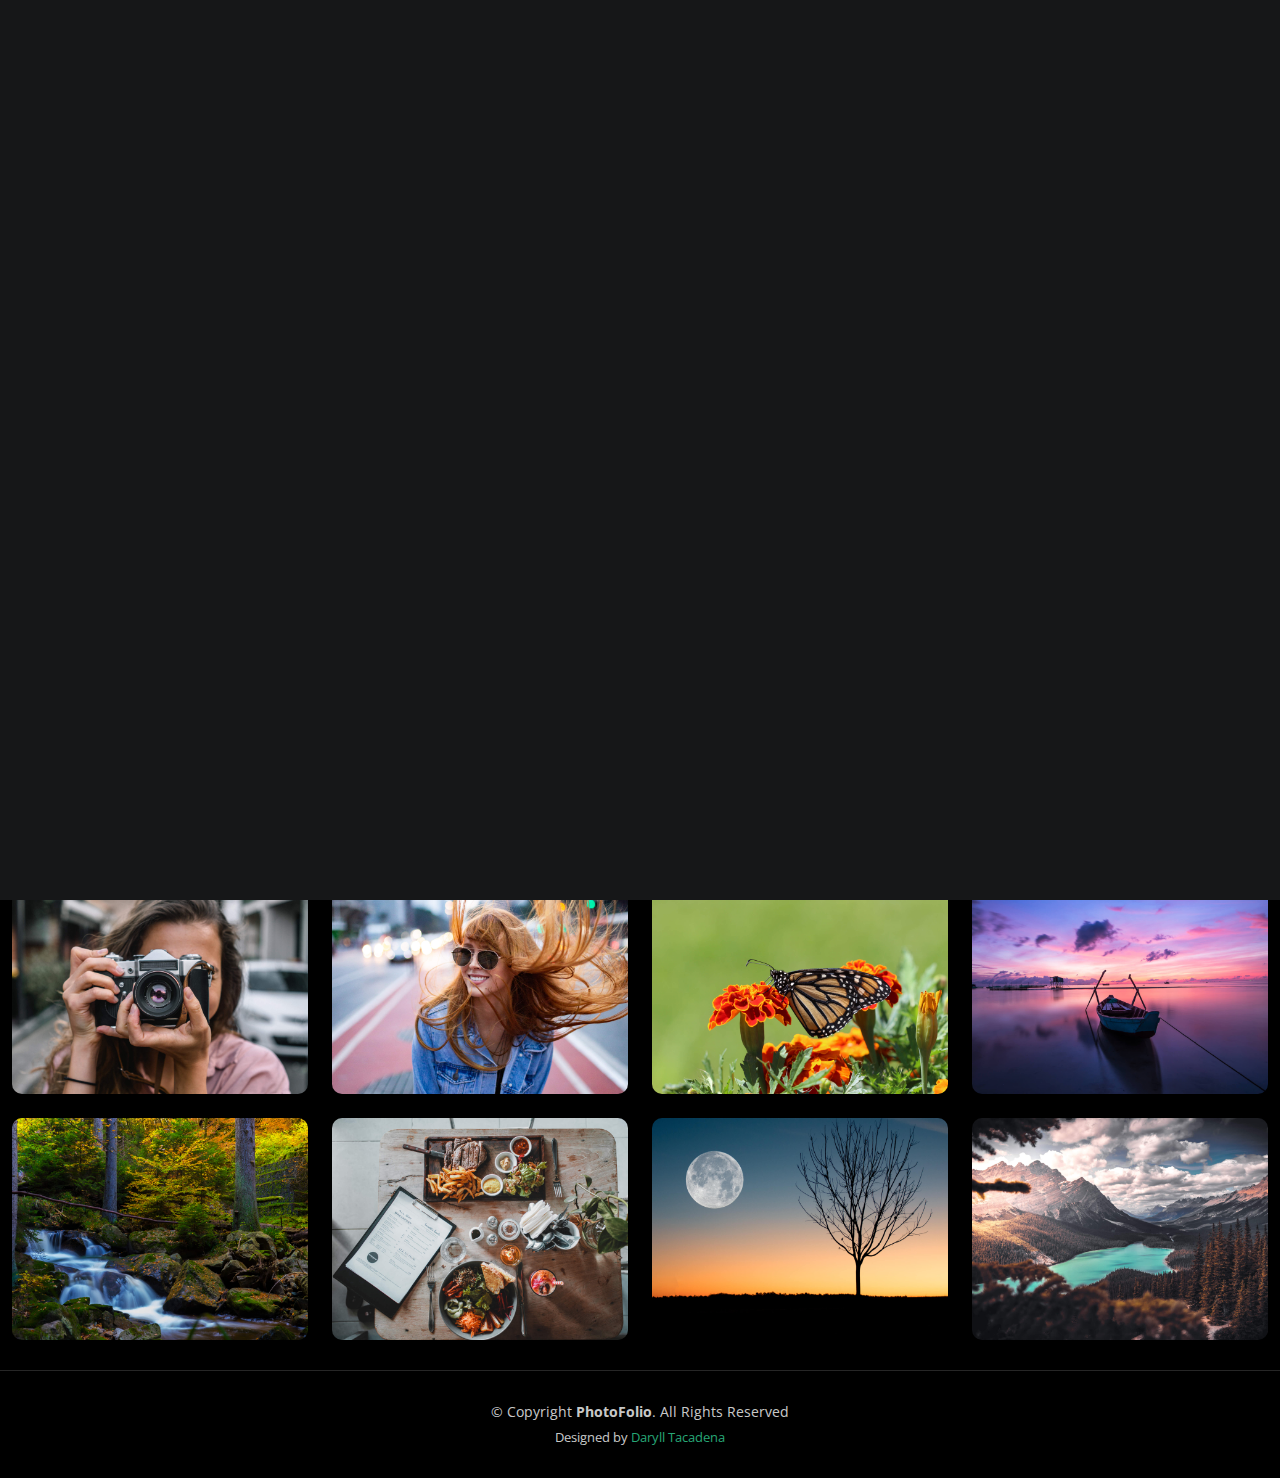
<file: gallery.html>
<!DOCTYPE html>
<html lang="en">

<head>
  <meta charset="utf-8">
  <meta content="width=device-width, initial-scale=1.0" name="viewport">

  <title>PhotoFolio</title>
  <meta content="" name="description">
  <meta content="" name="keywords">

  
  <link href="assets/img/favicon.png" rel="icon">
  <link href="assets/img/apple-touch-icon.png" rel="apple-touch-icon">

  
  <link rel="preconnect" href="https://fonts.googleapis.com">
  <link rel="preconnect" href="https://fonts.gstatic.com" crossorigin>
  <link href="https://fonts.googleapis.com/css2?family=Open+Sans:ital,wght@0,300;0,400;0,500;0,600;0,700;1,300;1,400;1,600;1,700&family=Inter:ital,wght@0,300;0,400;0,500;0,600;0,700;1,300;1,400;1,500;1,600;1,700&family=Cardo:ital,wght@0,400;0,700;1,400&display=swap" rel="stylesheet">

  
  <link href="assets/vendor/bootstrap/css/bootstrap.min.css" rel="stylesheet">
  <link href="assets/vendor/bootstrap-icons/bootstrap-icons.css" rel="stylesheet">
  <link href="assets/vendor/swiper/swiper-bundle.min.css" rel="stylesheet">
  <link href="assets/vendor/glightbox/css/glightbox.min.css" rel="stylesheet">
  <link href="assets/vendor/aos/aos.css" rel="stylesheet">

  
  <link href="assets/css/main.css" rel="stylesheet">

  
</head>

<body>

  
  <header id="header" class="header d-flex align-items-center fixed-top">
    <div class="container-fluid d-flex align-items-center justify-content-between">

      <a href="index.html" class="logo d-flex align-items-center  me-auto me-lg-0">
        
        <i class="bi bi-camera"></i>
        <h1>Daryll Tacadena</h1>
      </a>

      <nav id="navbar" class="navbar">
        <ul>
          <li><a href="index.html">Home</a></li>
          <li><a href="about.html">About</a></li>
          <li class="active"><a href="gallery.html">Gallery</a></li>
            <ul>
              <li class="dropdown"><a href="#"><span>More</span> <i class="bi bi-chevron-down dropdown-indicator"></i></a>
                <ul>
                  <li><a href="services.html">Services</a></li>
                  <li><a href="contact.html">Contact</a></li>
                </ul>
              </li>
            </ul>
          </li>
        </ul>
      </nav>

      <div class="header-social-links">
        <a href="https://www.facebook.com/daryll.sucuano?mibextid=ZbWKwL" class="facebook"><i class="bi bi-facebook"></i></a>
      </div>
      <i class="mobile-nav-toggle mobile-nav-show bi bi-list"></i>
      <i class="mobile-nav-toggle mobile-nav-hide d-none bi bi-x"></i>

    </div>
  </header>

  <main id="main" data-aos="fade" data-aos-delay="1500">

    
    <div class="page-header d-flex align-items-center">
      <div class="container position-relative">
        <div class="row d-flex justify-content-center">
          <div class="col-lg-6 text-center">
            <h2>All Images (16 images)</h2>
            <p>Here are some of my captured images.</p>

            <a class="cta-btn" href="contact.html">Available for hire</a>

          </div>
        </div>
      </div>
    </div>

    
    <section id="gallery" class="gallery">
      <div class="container-fluid">

        <div class="row gy-4 justify-content-center">
          <div class="col-xl-3 col-lg-4 col-md-6">
            <div class="gallery-item h-100">
              <img src="assets/img/gallery/gallery-1.jpg" class="img-fluid" alt="">
              <div class="gallery-links d-flex align-items-center justify-content-center">
                <a href="assets/img/gallery/gallery-1.jpg" title="Gallery 1" class="glightbox preview-link"><i class="bi bi-arrows-angle-expand"></i></a>
                <a href="gallery-single.html" class="details-link"><i class="bi bi-link-45deg"></i></a>
              </div>
            </div>
          </div>
          <div class="col-xl-3 col-lg-4 col-md-6">
            <div class="gallery-item h-100">
              <img src="assets/img/gallery/gallery-2.jpg" class="img-fluid" alt="">
              <div class="gallery-links d-flex align-items-center justify-content-center">
                <a href="assets/img/gallery/gallery-2.jpg" title="Gallery 2" class="glightbox preview-link"><i class="bi bi-arrows-angle-expand"></i></a>
                <a href="gallery-single.html" class="details-link"><i class="bi bi-link-45deg"></i></a>
              </div>
            </div>
          </div>
          <div class="col-xl-3 col-lg-4 col-md-6">
            <div class="gallery-item h-100">
              <img src="assets/img/gallery/gallery-3.jpg" class="img-fluid" alt="">
              <div class="gallery-links d-flex align-items-center justify-content-center">
                <a href="assets/img/gallery/gallery-3.jpg" title="Gallery 3" class="glightbox preview-link"><i class="bi bi-arrows-angle-expand"></i></a>
                <a href="gallery-single.html" class="details-link"><i class="bi bi-link-45deg"></i></a>
              </div>
            </div>
          </div>
          <div class="col-xl-3 col-lg-4 col-md-6">
            <div class="gallery-item h-100">
              <img src="assets/img/gallery/gallery-4.jpg" class="img-fluid" alt="">
              <div class="gallery-links d-flex align-items-center justify-content-center">
                <a href="assets/img/gallery/gallery-4.jpg" title="Gallery 4" class="glightbox preview-link"><i class="bi bi-arrows-angle-expand"></i></a>
                <a href="gallery-single.html" class="details-link"><i class="bi bi-link-45deg"></i></a>
              </div>
            </div>
          </div>
          <div class="col-xl-3 col-lg-4 col-md-6">
            <div class="gallery-item h-100">
              <img src="assets/img/gallery/gallery-5.jpg" class="img-fluid" alt="">
              <div class="gallery-links d-flex align-items-center justify-content-center">
                <a href="assets/img/gallery/gallery-5.jpg" title="Gallery 5" class="glightbox preview-link"><i class="bi bi-arrows-angle-expand"></i></a>
                <a href="gallery-single.html" class="details-link"><i class="bi bi-link-45deg"></i></a>
              </div>
            </div>
          </div>
          <div class="col-xl-3 col-lg-4 col-md-6">
            <div class="gallery-item h-100">
              <img src="assets/img/gallery/gallery-6.jpg" class="img-fluid" alt="">
              <div class="gallery-links d-flex align-items-center justify-content-center">
                <a href="assets/img/gallery/gallery-6.jpg" title="Gallery 6" class="glightbox preview-link"><i class="bi bi-arrows-angle-expand"></i></a>
                <a href="gallery-single.html" class="details-link"><i class="bi bi-link-45deg"></i></a>
              </div>
            </div>
          </div>
          <div class="col-xl-3 col-lg-4 col-md-6">
            <div class="gallery-item h-100">
              <img src="assets/img/gallery/gallery-7.jpg" class="img-fluid" alt="">
              <div class="gallery-links d-flex align-items-center justify-content-center">
                <a href="assets/img/gallery/gallery-7.jpg" title="Gallery 7" class="glightbox preview-link"><i class="bi bi-arrows-angle-expand"></i></a>
                <a href="gallery-single.html" class="details-link"><i class="bi bi-link-45deg"></i></a>
              </div>
            </div>
          </div>
          <div class="col-xl-3 col-lg-4 col-md-6">
            <div class="gallery-item h-100">
              <img src="assets/img/gallery/gallery-8.jpg" class="img-fluid" alt="">
              <div class="gallery-links d-flex align-items-center justify-content-center">
                <a href="assets/img/gallery/gallery-8.jpg" title="Gallery 8" class="glightbox preview-link"><i class="bi bi-arrows-angle-expand"></i></a>
                <a href="gallery-single.html" class="details-link"><i class="bi bi-link-45deg"></i></a>
              </div>
            </div>
          </div>
          <div class="col-xl-3 col-lg-4 col-md-6">
            <div class="gallery-item h-100">
              <img src="assets/img/gallery/gallery-9.jpg" class="img-fluid" alt="">
              <div class="gallery-links d-flex align-items-center justify-content-center">
                <a href="assets/img/gallery/gallery-9.jpg" title="Gallery 9" class="glightbox preview-link"><i class="bi bi-arrows-angle-expand"></i></a>
                <a href="gallery-single.html" class="details-link"><i class="bi bi-link-45deg"></i></a>
              </div>
            </div>
          </div>
          <div class="col-xl-3 col-lg-4 col-md-6">
            <div class="gallery-item h-100">
              <img src="assets/img/gallery/gallery-10.jpg" class="img-fluid" alt="">
              <div class="gallery-links d-flex align-items-center justify-content-center">
                <a href="assets/img/gallery/gallery-10.jpg" title="Gallery 10" class="glightbox preview-link"><i class="bi bi-arrows-angle-expand"></i></a>
                <a href="gallery-single.html" class="details-link"><i class="bi bi-link-45deg"></i></a>
              </div>
            </div>
          </div>
          <div class="col-xl-3 col-lg-4 col-md-6">
            <div class="gallery-item h-100">
              <img src="assets/img/gallery/gallery-11.jpg" class="img-fluid" alt="">
              <div class="gallery-links d-flex align-items-center justify-content-center">
                <a href="assets/img/gallery/gallery-11.jpg" title="Gallery 11" class="glightbox preview-link"><i class="bi bi-arrows-angle-expand"></i></a>
                <a href="gallery-single.html" class="details-link"><i class="bi bi-link-45deg"></i></a>
              </div>
            </div>
          </div>
          <div class="col-xl-3 col-lg-4 col-md-6">
            <div class="gallery-item h-100">
              <img src="assets/img/gallery/gallery-12.jpg" class="img-fluid" alt="">
              <div class="gallery-links d-flex align-items-center justify-content-center">
                <a href="assets/img/gallery/gallery-12.jpg" title="Gallery 12" class="glightbox preview-link"><i class="bi bi-arrows-angle-expand"></i></a>
                <a href="gallery-single.html" class="details-link"><i class="bi bi-link-45deg"></i></a>
              </div>
            </div>
          </div>
          <div class="col-xl-3 col-lg-4 col-md-6">
            <div class="gallery-item h-100">
              <img src="assets/img/gallery/gallery-13.jpg" class="img-fluid" alt="">
              <div class="gallery-links d-flex align-items-center justify-content-center">
                <a href="assets/img/gallery/gallery-13.jpg" title="Gallery 13" class="glightbox preview-link"><i class="bi bi-arrows-angle-expand"></i></a>
                <a href="gallery-single.html" class="details-link"><i class="bi bi-link-45deg"></i></a>
              </div>
            </div>
          </div>
          <div class="col-xl-3 col-lg-4 col-md-6">
            <div class="gallery-item h-100">
              <img src="assets/img/gallery/gallery-14.jpg" class="img-fluid" alt="">
              <div class="gallery-links d-flex align-items-center justify-content-center">
                <a href="assets/img/gallery/gallery-14.jpg" title="Gallery 14" class="glightbox preview-link"><i class="bi bi-arrows-angle-expand"></i></a>
                <a href="gallery-single.html" class="details-link"><i class="bi bi-link-45deg"></i></a>
              </div>
            </div>
          </div>
          <div class="col-xl-3 col-lg-4 col-md-6">
            <div class="gallery-item h-100">
              <img src="assets/img/gallery/gallery-15.jpg" class="img-fluid" alt="">
              <div class="gallery-links d-flex align-items-center justify-content-center">
                <a href="assets/img/gallery/gallery-15.jpg" title="Gallery 15" class="glightbox preview-link"><i class="bi bi-arrows-angle-expand"></i></a>
                <a href="gallery-single.html" class="details-link"><i class="bi bi-link-45deg"></i></a>
              </div>
            </div>
          </div>
          <div class="col-xl-3 col-lg-4 col-md-6">
            <div class="gallery-item h-100">
              <img src="assets/img/gallery/gallery-16.jpg" class="img-fluid" alt="">
              <div class="gallery-links d-flex align-items-center justify-content-center">
                <a href="assets/img/gallery/gallery-16.jpg" title="Gallery 16" class="glightbox preview-link"><i class="bi bi-arrows-angle-expand"></i></a>
                <a href="gallery-single.html" class="details-link"><i class="bi bi-link-45deg"></i></a>
              </div>
            </div>
          </div>

        </div>

      </div>
    </section>

  </main>

  
  <footer id="footer" class="footer">
    <div class="container">
      <div class="copyright">
        &copy; Copyright <strong><span>PhotoFolio</span></strong>. All Rights Reserved
      </div>
      <div class="credits">
        
        Designed by <a href="https://www.facebook.com/daryll.sucuano?mibextid=ZbWKwL">Daryll Tacadena</a>
      </div>
    </div>
  </footer>

  <a href="#" class="scroll-top d-flex align-items-center justify-content-center"><i class="bi bi-arrow-up-short"></i></a>

  <div id="preloader">
    <div class="line"></div>
  </div>

  
  <script src="assets/vendor/bootstrap/js/bootstrap.bundle.min.js"></script>
  <script src="assets/vendor/swiper/swiper-bundle.min.js"></script>
  <script src="assets/vendor/glightbox/js/glightbox.min.js"></script>
  <script src="assets/vendor/aos/aos.js"></script>
  <script src="assets/vendor/php-email-form/validate.js"></script>

  
  <script src="assets/js/main.js"></script>

</body>

</html>
</file>
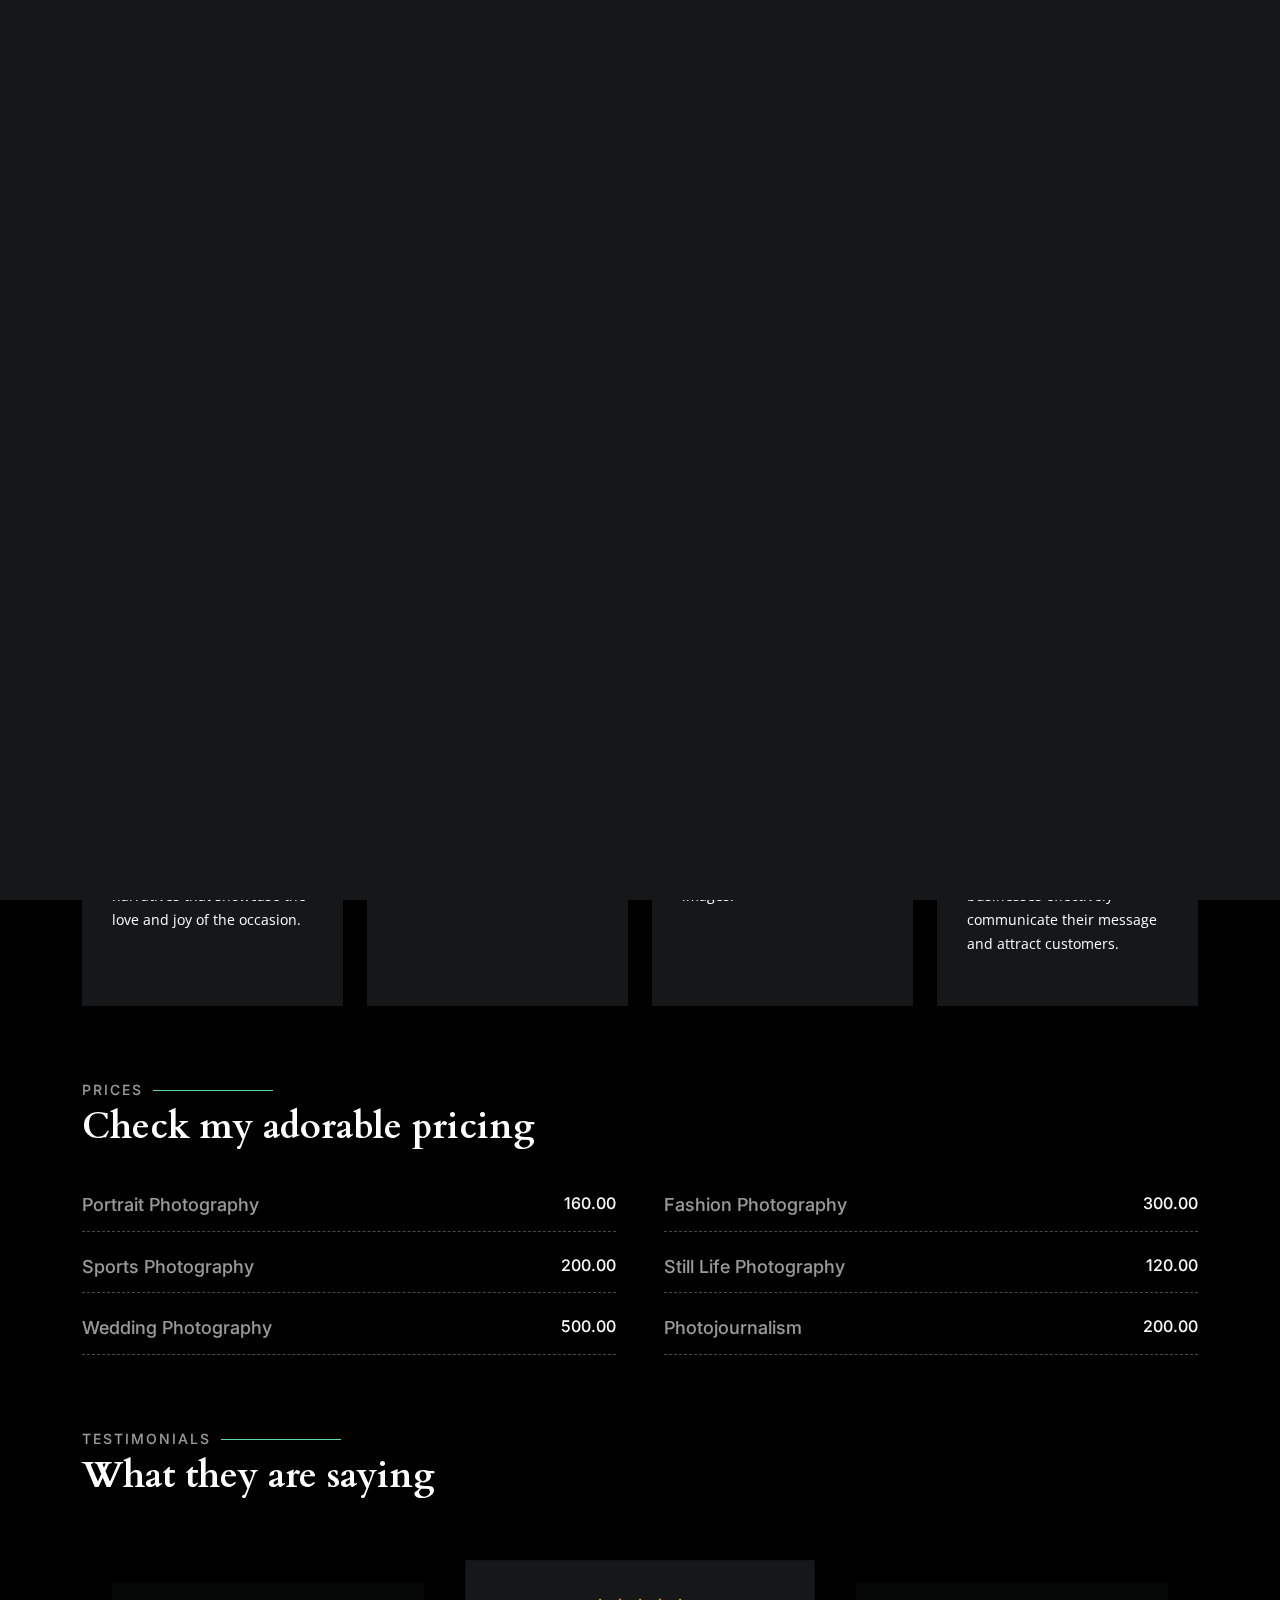
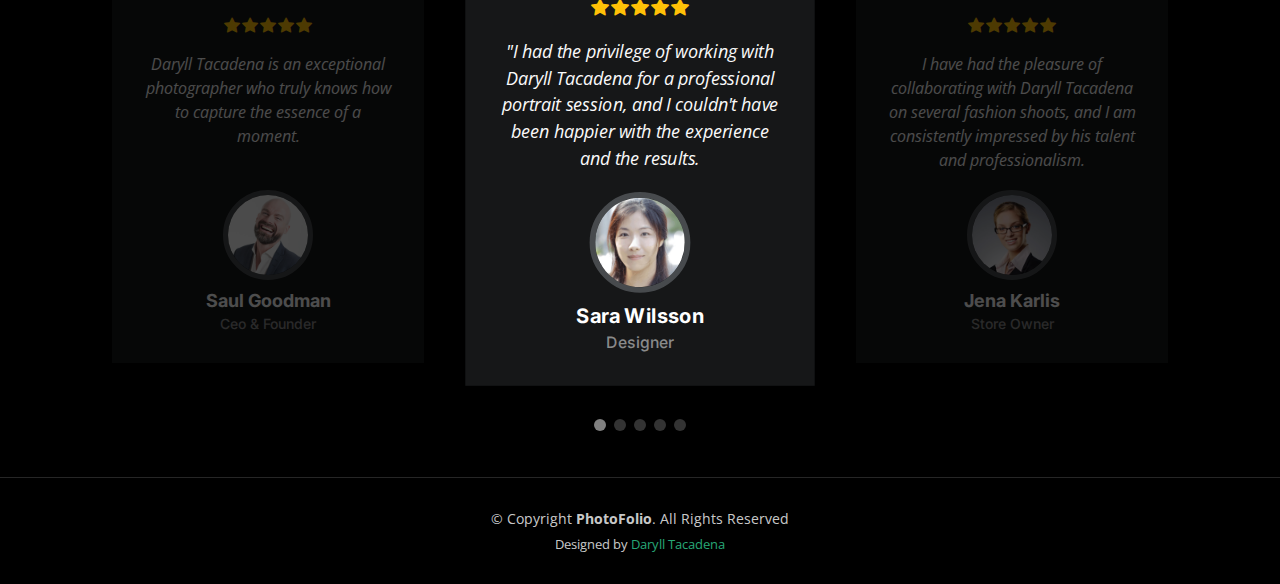
<file: services.html>
<!DOCTYPE html>
<html lang="en">

<head>
  <meta charset="utf-8">
  <meta content="width=device-width, initial-scale=1.0" name="viewport">

  <title>PhotoFolio</title>
  <meta content="" name="description">
  <meta content="" name="keywords">

  
  <link href="assets/img/favicon.png" rel="icon">
  <link href="assets/img/apple-touch-icon.png" rel="apple-touch-icon">

  
  <link rel="preconnect" href="https://fonts.googleapis.com">
  <link rel="preconnect" href="https://fonts.gstatic.com" crossorigin>
  <link href="https://fonts.googleapis.com/css2?family=Open+Sans:ital,wght@0,300;0,400;0,500;0,600;0,700;1,300;1,400;1,600;1,700&family=Inter:ital,wght@0,300;0,400;0,500;0,600;0,700;1,300;1,400;1,500;1,600;1,700&family=Cardo:ital,wght@0,400;0,700;1,400&display=swap" rel="stylesheet">

  
  <link href="assets/vendor/bootstrap/css/bootstrap.min.css" rel="stylesheet">
  <link href="assets/vendor/bootstrap-icons/bootstrap-icons.css" rel="stylesheet">
  <link href="assets/vendor/swiper/swiper-bundle.min.css" rel="stylesheet">
  <link href="assets/vendor/glightbox/css/glightbox.min.css" rel="stylesheet">
  <link href="assets/vendor/aos/aos.css" rel="stylesheet">

  
  <link href="assets/css/main.css" rel="stylesheet">

 
</head>

<body>

  
  <header id="header" class="header d-flex align-items-center fixed-top">
    <div class="container-fluid d-flex align-items-center justify-content-between">

      <a href="index.html" class="logo d-flex align-items-center  me-auto me-lg-0">
        
        <i class="bi bi-camera"></i>
        <h1>Daryll Tacadena</h1>
      </a>

      <nav id="navbar" class="navbar">
        <ul>
          <li><a href="index.html">Home</a></li>
          <li><a href="about.html">About</a></li>
          <li><a href="gallery.html">Gallery</a></li>
            <ul>
              <li class="dropdown"><a href="#"><span>More</span> <i class="bi bi-chevron-down dropdown-indicator"></i></a>
                <ul>
                  <li class="active"><a href="services.html">Services</a></li>
                  <li><a href="contact.html">Contact</a></li>
                </ul>
              </li>
            </ul>
          </li>
        </ul>
      </nav>

      <div class="header-social-links">
        <a href="https://www.facebook.com/daryll.sucuano?mibextid=ZbWKwL" class="facebook"><i class="bi bi-facebook"></i></a>
      </div>
      <i class="mobile-nav-toggle mobile-nav-show bi bi-list"></i>
      <i class="mobile-nav-toggle mobile-nav-hide d-none bi bi-x"></i>

    </div>
  </header>

  <main id="main" data-aos="fade" data-aos-delay="1500">

    
    <div class="page-header d-flex align-items-center">
      <div class="container position-relative">
        <div class="row d-flex justify-content-center">
          <div class="col-lg-6 text-center">
            <h2>Services</h2>
            <p>My services that i can offer.</p>

            <a class="cta-btn" href="contact.html">Available for hire</a>

          </div>
        </div>
      </div>
    </div>

    
    <section id="services" class="services">
      <div class="container">

        <div class="row gy-4">

          <div class="col-xl-3 col-md-6 d-flex">
            <div class="service-item position-relative">
              <i class="bi bi-activity"></i>
              <h4><a href="contact.html" class="stretched-link">Wedding Photography</a></h4>
              <p>Capture the magic and romance of couples' special day by offering comprehensive wedding photography services. From the pre-wedding preparations to the ceremony and reception, i can provide high-quality images that beautifully document each moment, ensuring that the couple's memories last a lifetime. With my artistic vision and attention to detail, i'll create stunning visual narratives that showcase the love and joy of the occasion.</p>
            </div>
          </div>

          <div class="col-xl-3 col-md-6 d-flex">
            <div class="service-item position-relative">
              <i class="bi bi-bounding-box-circles"></i>
              <h4><a href="contact.html" class="stretched-link">Portrait Photography</a></h4>
              <p>Offer personalized and captivating portrait photography sessions that capture the unique personality and essence of my subjects. Whether it's individual portraits, family portraits, or professional headshots, my expertise in lighting, composition, and directing will result in striking images that reflect the true character and beauty of the individuals i photograph.</p>
            </div>
          </div>

          <div class="col-xl-3 col-md-6 d-flex">
            <div class="service-item position-relative">
              <i class="bi bi-calendar4-week"></i>
              <h4><a href="contact.html" class="stretched-link">Event Photography</a></h4>
              <p>Bring my expertise to various events, such as corporate gatherings, parties, conferences, and cultural celebrations. As an event photographer, i'll skillfully capture the atmosphere, interactions, and key moments, creating a compelling visual story of the occasion. My ability to blend into the event seamlessly and anticipate important shots will provide clients with a comprehensive and memorable collection of images.</p>
            </div>
          </div>

          <div class="col-xl-3 col-md-6 d-flex">
            <div class="service-item position-relative">
              <i class="bi bi-broadcast"></i>
              <h4><a href="contact.html" class="stretched-link">Commercial Photography</a></h4>
              <p>Partner with businesses and brands to create captivating visual content that showcases their products or services. As a commercial photographer, i'll utilize my creativity and technical skills to produce high-quality images for advertising campaigns, websites, catalogs, and social media. My ability to understand the brand's identity and translate it into visually engaging photographs will help businesses effectively communicate their message and attract customers.</p>
            </div>
          </div>

        </div>

      </div>
    </section>

    
    <section id="pricing" class="pricing">
      <div class="container">

        <div class="section-header">
          <h2>Prices</h2>
          <p>Check my adorable pricing</p>
        </div>

        <div class="row gy-4 gx-lg-5">

          <div class="col-lg-6">
            <div class="pricing-item d-flex justify-content-between">
              <h3>Portrait Photography</h3>
              <h4>160.00</h4>
            </div>
          </div>

          <div class="col-lg-6">
            <div class="pricing-item d-flex justify-content-between">
              <h3>Fashion Photography</h3>
              <h4>300.00</h4>
            </div>
          </div>

          <div class="col-lg-6">
            <div class="pricing-item d-flex justify-content-between">
              <h3>Sports Photography</h3>
              <h4>200.00</h4>
            </div>
          </div>

          <div class="col-lg-6">
            <div class="pricing-item d-flex justify-content-between">
              <h3>Still Life Photography</h3>
              <h4>120.00</h4>
            </div>
          </div>

          <div class="col-lg-6">
            <div class="pricing-item d-flex justify-content-between">
              <h3>Wedding Photography</h3>
              <h4>500.00</h4>
            </div>
          </div>

          <div class="col-lg-6">
            <div class="pricing-item d-flex justify-content-between">
              <h3>Photojournalism</h3>
              <h4>200.00</h4>
            </div>
          </div>

        </div>
    </section>

    
    <section id="testimonials" class="testimonials">
      <div class="container">

        <div class="section-header">
          <h2>Testimonials</h2>
          <p>What they are saying</p>
        </div>

        <div class="slides-3 swiper">
          <div class="swiper-wrapper">

            <div class="swiper-slide">
              <div class="testimonial-item">
                <div class="stars">
                  <i class="bi bi-star-fill"></i><i class="bi bi-star-fill"></i><i class="bi bi-star-fill"></i><i class="bi bi-star-fill"></i><i class="bi bi-star-fill"></i>
                </div>
                <p>
                  Daryll Tacadena is an exceptional photographer who truly knows how to capture the essence of a moment.
                </p>
                <div class="profile mt-auto">
                  <img src="assets/img/testimonials/testimonials-1.jpg" class="testimonial-img" alt="">
                  <h3>Saul Goodman</h3>
                  <h4>Ceo &amp; Founder</h4>
                </div>
              </div>
            </div>

            <div class="swiper-slide">
              <div class="testimonial-item">
                <div class="stars">
                  <i class="bi bi-star-fill"></i><i class="bi bi-star-fill"></i><i class="bi bi-star-fill"></i><i class="bi bi-star-fill"></i><i class="bi bi-star-fill"></i>
                </div>
                <p>
                  "I had the privilege of working with Daryll Tacadena for a professional portrait session, and I couldn't have been happier with the experience and the results. 
                </p>
                <div class="profile mt-auto">
                  <img src="assets/img/testimonials/testimonials-2.jpg" class="testimonial-img" alt="">
                  <h3>Sara Wilsson</h3>
                  <h4>Designer</h4>
                </div>
              </div>
            </div>

            <div class="swiper-slide">
              <div class="testimonial-item">
                <div class="stars">
                  <i class="bi bi-star-fill"></i><i class="bi bi-star-fill"></i><i class="bi bi-star-fill"></i><i class="bi bi-star-fill"></i><i class="bi bi-star-fill"></i>
                </div>
                <p>
                  I have had the pleasure of collaborating with Daryll Tacadena on several fashion shoots, and I am consistently impressed by his talent and professionalism.
                </p>
                <div class="profile mt-auto">
                  <img src="assets/img/testimonials/testimonials-3.jpg" class="testimonial-img" alt="">
                  <h3>Jena Karlis</h3>
                  <h4>Store Owner</h4>
                </div>
              </div>
            </div>

            <div class="swiper-slide">
              <div class="testimonial-item">
                <div class="stars">
                  <i class="bi bi-star-fill"></i><i class="bi bi-star-fill"></i><i class="bi bi-star-fill"></i><i class="bi bi-star-fill"></i><i class="bi bi-star-fill"></i>
                </div>
                <p>
                  Daryll Tacadena is an extraordinary photographer whose work never fails to amaze me.
                </p>
                <div class="profile mt-auto">
                  <img src="assets/img/testimonials/testimonials-4.jpg" class="testimonial-img" alt="">
                  <h3>Matt Brandon</h3>
                  <h4>Freelancer</h4>
                </div>
              </div>
            </div>

            <div class="swiper-slide">
              <div class="testimonial-item">
                <div class="stars">
                  <i class="bi bi-star-fill"></i><i class="bi bi-star-fill"></i><i class="bi bi-star-fill"></i><i class="bi bi-star-fill"></i><i class="bi bi-star-fill"></i>
                </div>
                <p>
                  His attention to detail, creativity, and ability to make us feel comfortable in front of the camera were remarkable.
                </p>
                <div class="profile mt-auto">
                  <img src="assets/img/testimonials/testimonials-5.jpg" class="testimonial-img" alt="">
                  <h3>John Larson</h3>
                  <h4>Entrepreneur</h4>
                </div>
              </div>
            </div>

          </div>
          <div class="swiper-pagination"></div>
        </div>

      </div>
    </section>

  </main>

  
  <footer id="footer" class="footer">
    <div class="container">
      <div class="copyright">
        &copy; Copyright <strong><span>PhotoFolio</span></strong>. All Rights Reserved
      </div>
      <div class="credits">
        
        Designed by <a href="https://www.facebook.com/daryll.sucuano?mibextid=ZbWKwL">Daryll Tacadena</a>
      </div>
    </div>
  </footer>

  <a href="#" class="scroll-top d-flex align-items-center justify-content-center"><i class="bi bi-arrow-up-short"></i></a>

  <div id="preloader">
    <div class="line"></div>
  </div>

  
  <script src="assets/vendor/bootstrap/js/bootstrap.bundle.min.js"></script>
  <script src="assets/vendor/swiper/swiper-bundle.min.js"></script>
  <script src="assets/vendor/glightbox/js/glightbox.min.js"></script>
  <script src="assets/vendor/aos/aos.js"></script>
  <script src="assets/vendor/php-email-form/validate.js"></script>

  
  <script src="assets/js/main.js"></script>

</body>

</html>
</file>
<file: assets/css/main.css>
:root {
  --font-default: "Open Sans", system-ui, -apple-system, "Segoe UI", Roboto, "Helvetica Neue", Arial, "Noto Sans", "Liberation Sans", sans-serif, "Apple Color Emoji", "Segoe UI Emoji", "Segoe UI Symbol", "Noto Color Emoji";
  --font-primary: "Inter", sans-serif;
  --font-secondary: "Cardo", sans-serif;
}
:root {
  --color-default: #fafafa;
  --color-primary: #27a776;
  --color-secondary: #161718;
}

:root {
  scroll-behavior: smooth;
}

body {
  font-family: var(--font-default);
  color: var(--color-default);
  background-color: #000;
}

a {
  color: var(--color-primary);
  text-decoration: none;
}

a:hover {
  color: #32cf93;
  text-decoration: none;
}

h1,
h2,
h3,
h4,
h5,
h6 {
  font-family: var(--font-primary);
}

/*--------------------------------------------------------------
# Sections & Section Header
--------------------------------------------------------------*/
.section-header {
  padding-bottom: 40px;
}

.section-header h2 {
  font-size: 14px;
  font-weight: 500;
  padding: 0;
  line-height: 1px;
  margin: 0 0 5px 0;
  letter-spacing: 2px;
  text-transform: uppercase;
  color: rgba(255, 255, 255, 0.6);
  font-family: var(--font-primary);
}

.section-header h2::after {
  content: "";
  width: 120px;
  height: 1px;
  display: inline-block;
  background: #5bd9a9;
  margin: 4px 10px;
}

.section-header p {
  margin: 0;
  margin: 0;
  font-size: 36px;
  font-weight: 700;
  font-family: var(--font-secondary);
  color: #fff;
}

/*--------------------------------------------------------------
# Page Header
--------------------------------------------------------------*/
.page-header {
  padding: 120px 0 60px 0;
  min-height: 30vh;
  position: relative;
}

.page-header h2 {
  font-size: 56px;
  font-weight: 500;
  color: #fff;
  font-family: var(--font-secondary);
}

@media (max-width: 768px) {
  .page-header h2 {
    font-size: 36px;
  }
}

.page-header p {
  color: rgba(255, 255, 255, 0.8);
}

.page-header .cta-btn {
  font-family: var(--font-primary);
  font-weight: 400;
  font-size: 14px;
  display: inline-block;
  padding: 12px 40px;
  border-radius: 4px;
  letter-spacing: 1px;
  text-transform: uppercase;
  transition: 0.3s;
  color: #fff;
  background: var(--color-primary);
}

.page-header .cta-btn:hover {
  background: #2cbc85;
}

/*--------------------------------------------------------------
# Scroll top button
--------------------------------------------------------------*/
.scroll-top {
  position: fixed;
  visibility: hidden;
  opacity: 0;
  right: 15px;
  bottom: -15px;
  z-index: 99999;
  background: var(--color-primary);
  width: 44px;
  height: 44px;
  border-radius: 50px;
  transition: all 0.4s;
}

.scroll-top i {
  font-size: 24px;
  color: #fff;
  line-height: 0;
}

.scroll-top:hover {
  background: rgba(39, 167, 118, 0.8);
  color: #fff;
}

.scroll-top.active {
  visibility: visible;
  opacity: 1;
  bottom: 15px;
}

/*--------------------------------------------------------------
# Preloader
--------------------------------------------------------------*/
#preloader {
  display: flex;
  position: fixed;
  inset: 0;
  width: 100%;
  height: 100vh;
  z-index: 99999;
}

#preloader:before,
#preloader:after {
  content: "";
  background-color: var(--color-secondary);
  position: absolute;
  inset: 0;
  width: 50%;
  height: 100%;
  transition: all 0.3s ease 0s;
  z-index: -1;
}

#preloader:after {
  left: auto;
  right: 0;
}

#preloader .line {
  position: relative;
  overflow: hidden;
  margin: auto;
  width: 1px;
  height: 280px;
  transition: all 0.8s ease 0s;
}

#preloader .line:before {
  content: "";
  position: absolute;
  background-color: #fff;
  left: 0;
  top: 50%;
  width: 1px;
  height: 0%;
  transform: translateY(-50%);
  animation: lineincrease 1000ms ease-in-out 0s forwards;
}

#preloader .line:after {
  content: "";
  position: absolute;
  background-color: #999;
  left: 0;
  top: 0;
  width: 1px;
  height: 100%;
  transform: translateY(-100%);
  animation: linemove 1200ms linear 0s infinite;
  animation-delay: 2000ms;
}

#preloader.loaded .line {
  opacity: 0;
  height: 100% !important;
}

#preloader.loaded .line:after {
  opacity: 0;
}

#preloader.loaded:before,
#preloader.loaded:after {
  animation: preloaderfinish 300ms ease-in-out 500ms forwards;
}

@keyframes lineincrease {
  0% {
    height: 0%;
  }

  100% {
    height: 100%;
  }
}

@keyframes linemove {
  0% {
    transform: translateY(200%);
  }

  100% {
    transform: translateY(-100%);
  }
}

@keyframes preloaderfinish {
  0% {
    width: 5 0%;
  }

  100% {
    width: 0%;
  }
}

/*--------------------------------------------------------------
# Header
--------------------------------------------------------------*/
.header {
  transition: all 0.5s;
  z-index: 997;
  padding: 30px 0;
  background-color: #000;
}

.header .logo {
  transition: 0.3s;
}

.header .logo img {
  max-height: 40px;
  margin-right: 8px;
}

.header .logo h1 {
  font-size: 32px;
  margin: 0;
  font-weight: 400;
  color: #fff;
  font-family: var(--font-secondary);
}

.header .logo i {
  font-size: 32px;
  margin-right: 8px;
  line-height: 0;
}

@media (max-width: 575px) {
  .header .logo h1 {
    font-size: 26px;
  }

  .header .logo i {
    font-size: 24px;
  }
}

.header .header-social-links {
  padding-right: 15px;
}

.header .header-social-links a {
  color: rgba(255, 255, 255, 0.5);
  padding-left: 15px;
  display: inline-block;
  line-height: 0px;
  transition: 0.3s;
  font-size: 16px;
}

.header .header-social-links a:hover {
  color: #fff;
}

@media (max-width: 575px) {
  .header .header-social-links a {
    padding-left: 5px;
  }
}

/*--------------------------------------------------------------
# Desktop Navigation
--------------------------------------------------------------*/
@media (min-width: 1280px) {
  .navbar {
    padding: 0;
  }

  .navbar ul {
    margin: 0;
    padding: 0;
    display: flex;
    list-style: none;
    align-items: center;
  }

  .navbar li {
    position: relative;
  }

  .navbar a,
  .navbar a:focus {
    display: flex;
    align-items: center;
    justify-content: space-between;
    padding: 10px 0 10px 30px;
    font-family: var(--font-primary);
    text-transform: uppercase;
    letter-spacing: 1px;
    font-size: 13px;
    font-weight: 400;
    color: rgba(255, 255, 255, 0.5);
    white-space: nowrap;
    transition: 0.3s;
  }

  .navbar a i,
  .navbar a:focus i {
    font-size: 13px;
    line-height: 0;
    margin-left: 5px;
  }

  .navbar a:hover,
  .navbar .active,
  .navbar .active:focus,
  .navbar li:hover>a {
    color: #fff;
  }
  .navbar ul li.active a {
border-bottom: 2px solid #f44336;
position: relative;
}

  .navbar .dropdown ul {
    display: block;
    position: absolute;
    left: 14px;
    top: calc(100% + 30px);
    margin: 0;
    padding: 10px 0;
    z-index: 99;
    opacity: 0;
    visibility: hidden;
    background: var(--color-secondary);
    transition: 0.3s;
    border-radius: 4px;
  }

  .navbar .dropdown ul li {
    min-width: 200px;
  }

  .navbar .dropdown ul a {
    padding: 10px 20px;
    font-size: 15px;
    text-transform: none;
    font-weight: 400;
  }

  .navbar .dropdown ul a i {
    font-size: 12px;
  }

  .navbar .dropdown ul a:hover,
  .navbar .dropdown ul .active:hover,
  .navbar .dropdown ul li:hover>a {
    color: #fff;
  }

  .navbar .dropdown:hover>ul {
    opacity: 1;
    top: 100%;
    visibility: visible;
  }

  .navbar .dropdown .dropdown ul {
    top: 0;
    left: calc(100% - 30px);
    visibility: hidden;
  }

  .navbar .dropdown .dropdown:hover>ul {
    opacity: 1;
    top: 0;
    left: 100%;
    visibility: visible;
  }
}

@media (min-width: 1280px) and (max-width: 1366px) {
  .navbar .dropdown .dropdown ul {
    left: -90%;
  }

  .navbar .dropdown .dropdown:hover>ul {
    left: -100%;
  }
}

@media (min-width: 1280px) {

  .mobile-nav-show,
  .mobile-nav-hide {
    display: none;
  }
}

/*--------------------------------------------------------------
# Mobile Navigation
--------------------------------------------------------------*/
@media (max-width: 1279px) {
  .navbar {
    position: fixed;
    top: 0;
    right: -100%;
    width: 100%;
    max-width: 400px;
    bottom: 0;
    transition: 0.3s;
    z-index: 9997;
  }

  .navbar ul {
    position: absolute;
    inset: 0;
    padding: 50px 0 10px 0;
    margin: 0;
    background: rgba(0, 0, 0, 0.9);
    overflow-y: auto;
    transition: 0.3s;
    z-index: 9998;
  }

  .navbar a,
  .navbar a:focus {
    display: flex;
    align-items: center;
    justify-content: space-between;
    padding: 10px 20px;
    font-family: var(--font-primary);
    font-size: 13px;
    text-transform: uppercase;
    font-weight: 400;
    color: rgba(255, 255, 255, 0.5);
    letter-spacing: 1px;
    white-space: nowrap;
    transition: 0.3s;
  }

  .navbar a i,
  .navbar a:focus i {
    font-size: 12px;
    line-height: 0;
    margin-left: 5px;
  }
  .navbar ul li.active {
  background-color: green;
}


  .navbar a:hover,
  .navbar .active,
  .navbar .active:focus,
  .navbar li:hover>a {
    color: #fff;
  }

  .navbar .dropdown ul,
  .navbar .dropdown .dropdown ul {
    position: static;
    display: none;
    padding: 10px 0;
    margin: 10px 20px;
    transition: all 0.5s ease-in-out;
    border: 1px solid black;
  }

  .navbar .dropdown>.dropdown-active,
  .navbar .dropdown .dropdown>.dropdown-active {
    display: block;
  }

  .mobile-nav-show {
    color: #fff;
    font-size: 28px;
    cursor: pointer;
    line-height: 0;
    transition: 0.5s;
    z-index: 9999;
    margin: 0 10px 0 10px;
  }

  .mobile-nav-hide {
    color: #fff;
    font-size: 32px;
    cursor: pointer;
    line-height: 0;
    transition: 0.5s;
    position: fixed;
    right: 20px;
    top: 20px;
    z-index: 9999;
  }

  .mobile-nav-active {
    overflow: hidden;
  }

  .mobile-nav-active .navbar {
    right: 0;
  }

  .mobile-nav-active .navbar:before {
    content: "";
    position: fixed;
    inset: 0;
    background: rgba(22, 23, 24, 0.8);
    z-index: 9996;
  }
}

/*--------------------------------------------------------------
# About Section
--------------------------------------------------------------*/
.about .content h2 {
  font-weight: 700;
  font-size: 24px;
  color: var(--color-primary);
}

.about .content ul {
  list-style: none;
  padding: 0;
}

.about .content ul li {
  margin-bottom: 20px;
  display: flex;
  align-items: center;
}

.about .content ul strong {
  margin-right: 10px;
}

.about .content ul i {
  font-size: 16px;
  margin-right: 5px;
  color: var(--color-primary);
  line-height: 0;
}

/*--------------------------------------------------------------
# Testimonials Section
--------------------------------------------------------------*/
.testimonials {
  margin-top: 80px;
}

.testimonials .testimonial-item {
  box-sizing: content-box;
  padding: 30px;
  margin: 40px 30px;
  background: var(--color-secondary);
  min-height: 320px;
  display: flex;
  flex-direction: column;
  text-align: center;
  transition: 0.3s;
}

.testimonials .testimonial-item .stars {
  margin-bottom: 15px;
}

.testimonials .testimonial-item .stars i {
  color: #ffc107;
  margin: 0 1px;
}

.testimonials .testimonial-item .testimonial-img {
  width: 90px;
  border-radius: 50%;
  border: 5px solid #474a4d;
  margin: 0 auto;
}

.testimonials .testimonial-item h3 {
  font-size: 18px;
  font-weight: bold;
  margin: 10px 0 5px 0;
  color: #fff;
}

.testimonials .testimonial-item h4 {
  font-size: 14px;
  color: rgba(255, 255, 255, 0.5);
  margin: 0;
}

.testimonials .testimonial-item p {
  font-style: italic;
  margin: 0 auto 15px auto;
}

.testimonials .swiper-pagination {
  margin-top: 20px;
  position: relative;
}

.testimonials .swiper-pagination .swiper-pagination-bullet {
  width: 12px;
  height: 12px;
  background-color: rgba(255, 255, 255, 0.2);
  opacity: 1;
}

.testimonials .swiper-pagination .swiper-pagination-bullet-active {
  background-color: rgba(255, 255, 255, 0.5);
}

.testimonials .swiper-slide {
  opacity: 0.3;
}

@media (max-width: 1199px) {
  .testimonials .swiper-slide-active {
    opacity: 1;
  }

  .testimonials .swiper-pagination {
    margin-top: 0;
  }

  .testimonials .testimonial-item {
    margin: 40px 20px;
  }
}

@media (min-width: 1200px) {
  .testimonials .swiper-slide-next {
    opacity: 1;
    transform: scale(1.12);
  }
}

/*--------------------------------------------------------------
# Pricing Section
--------------------------------------------------------------*/
.gallery {
  margin-top: 40px;
}

.gallery .gallery-item {
  position: relative;
  overflow: hidden;
  border-radius: 10px;
}

.gallery .gallery-item img {
  transition: 0.3s;
}

.gallery .gallery-links {
  position: absolute;
  inset: 0;
  opacity: 0;
  transition: all ease-in-out 0.3s;
  background: rgba(0, 0, 0, 0.6);
  z-index: 3;
}

.gallery .gallery-links .preview-link,
.gallery .gallery-links .details-link {
  font-size: 20px;
  color: rgba(255, 255, 255, 0.5);
  transition: 0.3s;
  line-height: 1.2;
  margin: 30px 8px 0 8px;
}

.gallery .gallery-links .preview-link:hover,
.gallery .gallery-links .details-link:hover {
  color: #fff;
}

.gallery .gallery-links .details-link {
  font-size: 30px;
  line-height: 0;
}

.gallery .gallery-item:hover .gallery-links {
  opacity: 1;
}

.gallery .gallery-item:hover .preview-link,
.gallery .gallery-item:hover .details-link {
  margin-top: 0;
}

.gallery .gallery-item:hover img {
  transform: scale(1.1);
}

.glightbox-clean .gslide-description {
  background: #222425;
}

.glightbox-clean .gslide-title {
  color: rgba(255, 255, 255, 0.8);
  margin: 0;
}

/*--------------------------------------------------------------
# Gallery Single Section
--------------------------------------------------------------*/
.gallery-single .portfolio-details-slider img {
  width: 100%;
}

.gallery-single .portfolio-details-slider .swiper-pagination .swiper-pagination-bullet {
  width: 12px;
  height: 12px;
  background-color: rgba(255, 255, 255, 0.7);
  opacity: 1;
}

.gallery-single .portfolio-details-slider .swiper-pagination .swiper-pagination-bullet-active {
  background-color: var(--color-primary);
}

.gallery-single .swiper-button-prev,
.gallery-single .swiper-button-next {
  width: 48px;
  height: 48px;
}

.gallery-single .swiper-button-prev:after,
.gallery-single .swiper-button-next:after {
  color: rgba(255, 255, 255, 0.8);
  background-color: rgba(0, 0, 0, 0.2);
  font-size: 24px;
  border-radius: 50%;
  width: 48px;
  height: 48px;
  display: flex;
  align-items: center;
  justify-content: center;
  transition: 0.3s;
}

.gallery-single .swiper-button-prev:hover:after,
.gallery-single .swiper-button-next:hover:after {
  background-color: rgba(0, 0, 0, 0.6);
}

@media (max-width: 575px) {

  .gallery-single .swiper-button-prev,
  .gallery-single .swiper-button-next {
    display: none;
  }
}

.gallery-single .portfolio-info h3 {
  font-size: 22px;
  font-weight: 700;
  margin-bottom: 20px;
  padding-bottom: 20px;
  position: relative;
  font-family: var(--font-secondary);
}

.gallery-single .portfolio-info h3:after {
  content: "";
  position: absolute;
  display: block;
  width: 50px;
  height: 3px;
  background: var(--color-primary);
  left: 0;
  bottom: 0;
}

.gallery-single .portfolio-info ul {
  list-style: none;
  padding: 0;
  font-size: 15px;
}

.gallery-single .portfolio-info ul li {
  display: flex;
  flex-direction: column;
  padding-bottom: 15px;
}

.gallery-single .portfolio-info ul strong {
  text-transform: uppercase;
  font-weight: 400;
  color: #6b7075;
  font-size: 14px;
}

.gallery-single .portfolio-info .btn-visit {
  padding: 8px 40px;
  background: var(--color-primary);
  color: #fff;
  border-radius: 50px;
  transition: 0.3s;
}

.gallery-single .portfolio-info .btn-visit:hover {
  background: #2cbc85;
}

.gallery-single .portfolio-description h2 {
  font-size: 26px;
  font-weight: 700;
  margin-bottom: 20px;
  color: #fff;
  font-family: var(--font-secondary);
}

.gallery-single .portfolio-description p {
  padding: 0;
}

.gallery-single .portfolio-description .testimonial-item {
  padding: 30px 30px 0 30px;
  position: relative;
  background: var(--color-secondary);
  height: 100%;
  margin-bottom: 50px;
}

.gallery-single .portfolio-description .testimonial-item .testimonial-img {
  width: 90px;
  border-radius: 50px;
  border: 6px solid #2e3133;
  float: left;
  margin: 0 10px 0 0;
}

.gallery-single .portfolio-description .testimonial-item h3 {
  font-size: 18px;
  font-weight: bold;
  margin: 15px 0 5px 0;
  padding-top: 20px;
}

.gallery-single .portfolio-description .testimonial-item h4 {
  font-size: 14px;
  color: rgba(255, 255, 255, 0.6);
  margin: 0;
}

.gallery-single .portfolio-description .testimonial-item .quote-icon-left,
.gallery-single .portfolio-description .testimonial-item .quote-icon-right {
  color: #5bd9a9;
  font-size: 26px;
  line-height: 0;
}

.gallery-single .portfolio-description .testimonial-item .quote-icon-left {
  display: inline-block;
  left: -5px;
  position: relative;
}

.gallery-single .portfolio-description .testimonial-item .quote-icon-right {
  display: inline-block;
  right: -5px;
  position: relative;
  top: 10px;
  transform: scale(-1, -1);
}

.gallery-single .portfolio-description .testimonial-item p {
  font-style: italic;
  margin: 0 0 15px 0 0 0;
  padding: 0;
}

/*--------------------------------------------------------------
# Services Section
--------------------------------------------------------------*/
.services .service-item {
  padding: 50px 30px;
  transition: all ease-in-out 0.4s;
  background: var(--color-secondary);
  height: 100%;
  overflow: hidden;
  z-index: 1;
}

.services .service-item:before {
  content: "";
  position: absolute;
  background: #1d1f20;
  top: -200px;
  transition: all 0.3s;
  z-index: -1;
}

.services .service-item i {
  background: var(--color-primary);
  color: #fff;
  font-size: 24px;
  transition: 0.3s;
  display: flex;
  align-items: center;
  justify-content: center;
  width: 56px;
  height: 56px;
  border-radius: 50%;
}

.services .service-item h4 {
  font-weight: 600;
  margin: 15px 0 0 0;
  transition: 0.3s;
  font-size: 20px;
}

.services .service-item h4 a {
  color: #fff;
}

.services .service-item p {
  line-height: 24px;
  font-size: 14px;
  margin: 15px 0 0 0;
}

.services .service-item:hover:before {
  background: var(--color-primary);
  right: 0;
  top: 0;
  width: 100%;
  height: 100%;
  border-radius: 0px;
}

.services .service-item:hover h4 a,
.services .service-item:hover p {
  color: #fff;
}

.services .service-item:hover i {
  background: #fff;
  color: var(--color-primary);
}

/*--------------------------------------------------------------
# Pricing Section
--------------------------------------------------------------*/
.pricing {
  margin-top: 80px;
}

.pricing .pricing-item {
  border-bottom: 1px dashed #474a4d;
  width: 100%;
  height: 100%;
  padding: 0 0 15px 0;
}

.pricing .pricing-item h3 {
  margin: 0;
  font-size: 18px;
  font-weight: 500;
  color: rgba(255, 255, 255, 0.6);
}

.pricing .pricing-item h4 {
  margin: 0;
  font-size: 16px;
}

/*--------------------------------------------------------------
# Contact Section
--------------------------------------------------------------*/
.contact .info-item+.info-item {
  margin-top: 40px;
}

.contact .info-item i {
  font-size: 20px;
  color: var(--color-primary);
  float: left;
  width: 44px;
  height: 44px;
  background: #222425;
  display: flex;
  justify-content: center;
  align-items: center;
  border-radius: 50px;
  transition: all 0.3s ease-in-out;
  margin-right: 15px;
}

.contact .info-item h4 {
  padding: 0;
  font-size: 20px;
  font-weight: 600;
  margin-bottom: 5px;
  color: rgba(255, 255, 255, 0.5);
}

.contact .info-item p {
  padding: 0;
  margin-bottom: 0;
  font-size: 14px;
  color: #fff;
}

.contact .info-item:hover i {
  background: var(--color-primary);
  color: #fff;
}

.contact .php-email-form {
  width: 100%;
}

.contact .php-email-form .form-group {
  padding-bottom: 8px;
}

.contact .php-email-form .error-message {
  display: none;
  color: #fff;
  background: #df1529;
  text-align: left;
  padding: 15px;
  font-weight: 600;
}

.contact .php-email-form .error-message br+br {
  margin-top: 25px;
}

.contact .php-email-form .sent-message {
  display: none;
  color: #fff;
  background: var(--color-primary);
  text-align: center;
  padding: 15px;
  font-weight: 600;
}

.contact .php-email-form .loading {
  display: none;
  background: var(--color-secondary);
  text-align: center;
  padding: 15px;
  color: rgba(255, 255, 255, 0.6);
}

.contact .php-email-form .loading:before {
  content: "";
  display: inline-block;
  border-radius: 50%;
  width: 24px;
  height: 24px;
  margin: 0 10px -6px 0;
  border: 3px solid var(--color-primary);
  border-top-color: var(--color-secondary);
  animation: animate-loading 1s linear infinite;
}

.contact .php-email-form input,
.contact .php-email-form textarea {
  border-radius: 4px;
  box-shadow: none;
  font-size: 14px;
  background-color: var(--color-secondary);
  border: 1px solid #2e3133;
  color: #fff;
}

.contact .php-email-form input {
  height: 44px;
}

.contact .php-email-form textarea {
  padding: 10px 12px;
}

.contact .php-email-form button[type=submit] {
  background: var(--color-primary);
  border: 0;
  padding: 10px 35px;
  color: #fff;
  transition: 0.4s;
  border-radius: 4px;
}

.contact .php-email-form button[type=submit]:hover {
  background: rgba(39, 167, 118, 0.8);
}

@keyframes animate-loading {
  0% {
    transform: rotate(0deg);
  }

  100% {
    transform: rotate(360deg);
  }
}

/*--------------------------------------------------------------
# Hero Section
--------------------------------------------------------------*/
.hero {
  width: 100%;
  min-height: 30vh;
  background: #000;
  background-size: cover;
  position: relative;
  padding: 140px 0 60px 0;
}

.hero h2 {
  margin: 0 0 10px 0;
  font-size: 38px;
  font-weight: 700;
  color: #fff;
  font-family: var(--font-secondary);
}

.hero h2 span {
  position: relative;
  z-index: 1;
  padding: 0 5px;
  display: inline-block;
}

.hero h2 span:before {
  content: "";
  position: absolute;
  height: 50%;
  bottom: 0;
  left: 0;
  right: 0;
  background: var(--color-primary);
  z-index: -1;
}

.hero p {
  color: rgba(255, 255, 255, 0.6);
  margin-bottom: 30px;
  font-size: 18px;
}

.hero .btn-get-started {
  font-family: var(--font-primary);
  font-weight: 400;
  font-size: 14px;
  display: inline-block;
  padding: 12px 40px;
  border-radius: 4px;
  letter-spacing: 1px;
  text-transform: uppercase;
  transition: 0.3s;
  color: #fff;
  background: var(--color-primary);
}

.hero .btn-get-started:hover {
  background: #2cbc85;
}

@media (max-width: 768px) {
  .hero h2 {
    font-size: 32px;
  }
}

/*--------------------------------------------------------------
# Footer
--------------------------------------------------------------*/
.footer {
  margin-top: 30px;
  padding: 30px 0;
  font-size: 14px;
  border-top: 1px solid rgba(255, 255, 255, 0.15);
}

.footer .copyright {
  text-align: center;
  color: rgba(255, 255, 255, 0.8);
}

.footer .credits {
  padding-top: 6px;
  text-align: center;
  font-size: 13px;
  color: rgba(255, 255, 255, 0.8);
}

.footer .credits a {
  color: var(--color-primary);
}
</file>
